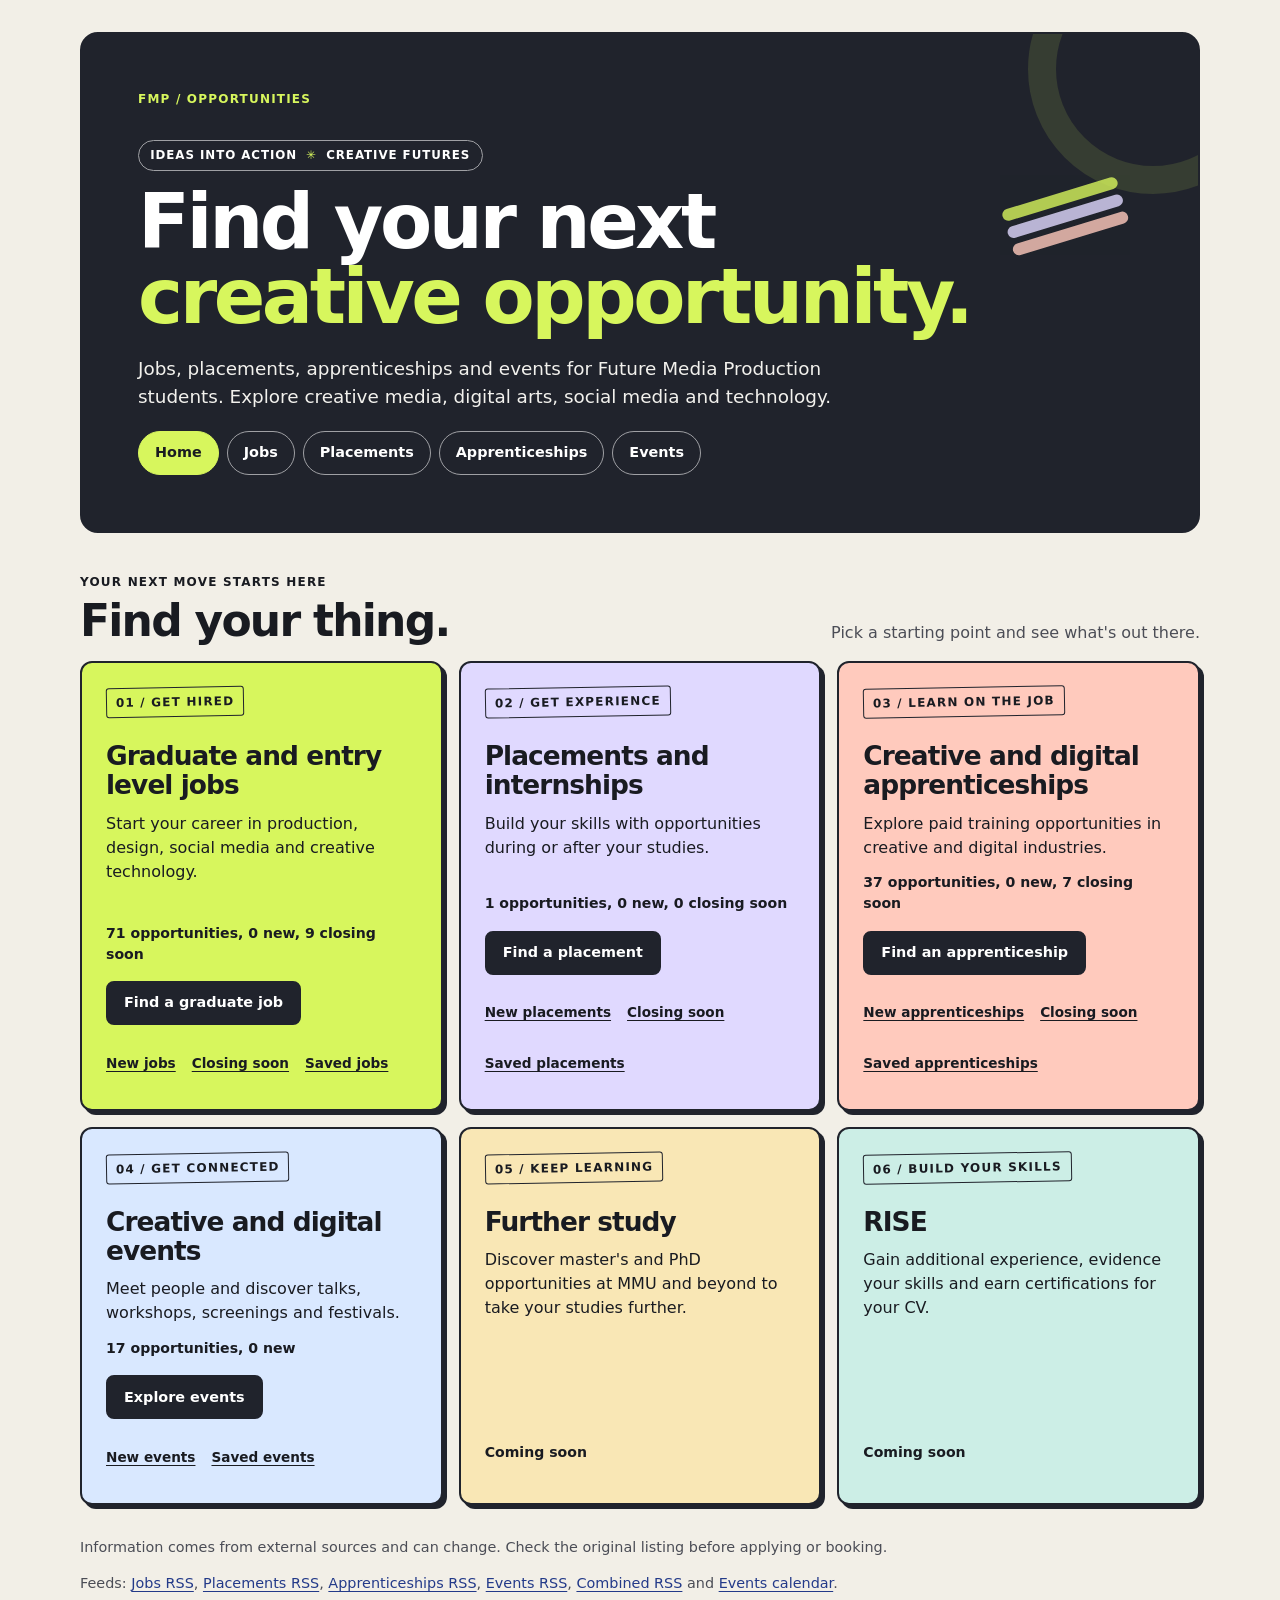
<file: docs/index.html>
<!DOCTYPE html>
<html lang="en-GB">
<head>
  <meta charset="utf-8">
  <meta name="viewport" content="width=device-width, initial-scale=1">
  <title>FMP Opportunities Hub</title>
  <link rel="stylesheet" href="styles.css">
</head>
<body>
  <a class="skip-link" href="#main-content">Skip to content</a>
  <div class="container">
    <header class="page-header hero">
      <p class="eyebrow">FMP / Opportunities</p>
      <p class="hero-label">Ideas into action <span aria-hidden="true">✳</span> Creative futures</p>
      <h1>Find your next <span class="hero-highlight">creative opportunity.</span></h1>
      <p class="hero-intro">Jobs, placements, apprenticeships and events for Future Media Production students. Explore creative media, digital arts, social media and technology.</p>
      <nav class="nav-links" aria-label="Opportunity feeds">
        <a href="index.html" aria-current="page">Home</a>
        <a href="jobs.html">Jobs</a>
        <a href="placements.html">Placements</a>
        <a href="apprenticeships.html">Apprenticeships</a>
        <a href="events.html">Events</a>
      </nav>
    </header>
    <main id="main-content">
      <div class="section-heading">
        <div>
          <p class="section-kicker">Your next move starts here</p>
          <h2>Find your thing.</h2>
        </div>
        <p>Pick a starting point and see what's out there.</p>
      </div>
      <ul class="home-grid">
        <li class="card home-card">
          <p class="card-label" aria-hidden="true">01 / Get hired</p>
          <h3 class="card-title">Graduate and entry level jobs</h3>
          <p>Start your career in production, design, social media and creative technology.</p>
          <p id="count-jobs" class="home-count" role="status">Loading opportunities</p>
          <a class="button button-primary" href="jobs.html">Find a graduate job</a>
          <div class="quick-links"><a href="jobs.html?view=new">New jobs</a><a href="jobs.html?view=closing">Closing soon</a><a href="jobs.html?view=saved">Saved jobs</a></div>
        </li>
        <li class="card home-card">
          <p class="card-label" aria-hidden="true">02 / Get experience</p>
          <h3 class="card-title">Placements and internships</h3>
          <p>Build your skills with opportunities during or after your studies.</p>
          <p id="count-placements" class="home-count" role="status">Loading opportunities</p>
          <a class="button button-primary" href="placements.html">Find a placement</a>
          <div class="quick-links"><a href="placements.html?view=new">New placements</a><a href="placements.html?view=closing">Closing soon</a><a href="placements.html?view=saved">Saved placements</a></div>
        </li>
        <li class="card home-card">
          <p class="card-label" aria-hidden="true">03 / Learn on the job</p>
          <h3 class="card-title">Creative and digital apprenticeships</h3>
          <p>Explore paid training opportunities in creative and digital industries.</p>
          <p id="count-apprenticeships" class="home-count" role="status">Loading opportunities</p>
          <a class="button button-primary" href="apprenticeships.html">Find an apprenticeship</a>
          <div class="quick-links"><a href="apprenticeships.html?view=new">New apprenticeships</a><a href="apprenticeships.html?view=closing">Closing soon</a><a href="apprenticeships.html?view=saved">Saved apprenticeships</a></div>
        </li>
        <li class="card home-card">
          <p class="card-label" aria-hidden="true">04 / Get connected</p>
          <h3 class="card-title">Creative and digital events</h3>
          <p>Meet people and discover talks, workshops, screenings and festivals.</p>
          <p id="count-events" class="home-count" role="status">Loading opportunities</p>
          <a class="button button-primary" href="events.html">Explore events</a>
          <div class="quick-links"><a href="events.html?view=new">New events</a><a href="events.html?view=saved">Saved events</a></div>
        </li>
        <li class="card home-card">
          <p class="card-label" aria-hidden="true">05 / Keep learning</p>
          <h3 class="card-title">Further study</h3>
          <p>Discover master's and PhD opportunities at MMU and beyond to take your studies further.</p>
          <p class="home-count">Coming soon</p>
        </li>
        <li class="card home-card">
          <p class="card-label" aria-hidden="true">06 / Build your skills</p>
          <h3 class="card-title">RISE</h3>
          <p>Gain additional experience, evidence your skills and earn certifications for your CV.</p>
          <p class="home-count">Coming soon</p>
        </li>
      </ul>
      <p class="notice">Information comes from external sources and can change. Check the original listing before applying or booking.</p>
      <p class="status-bar">Feeds: <a href="jobs.xml">Jobs RSS</a>, <a href="placements.xml">Placements RSS</a>, <a href="apprenticeships.xml">Apprenticeships RSS</a>, <a href="events.xml">Events RSS</a>, <a href="all.xml">Combined RSS</a> and <a href="events.ics">Events calendar</a>.</p>
    </main>
  </div>
  <script src="listing-utils.js"></script>
  <script src="home.js"></script>
</body>
</html>
</file>
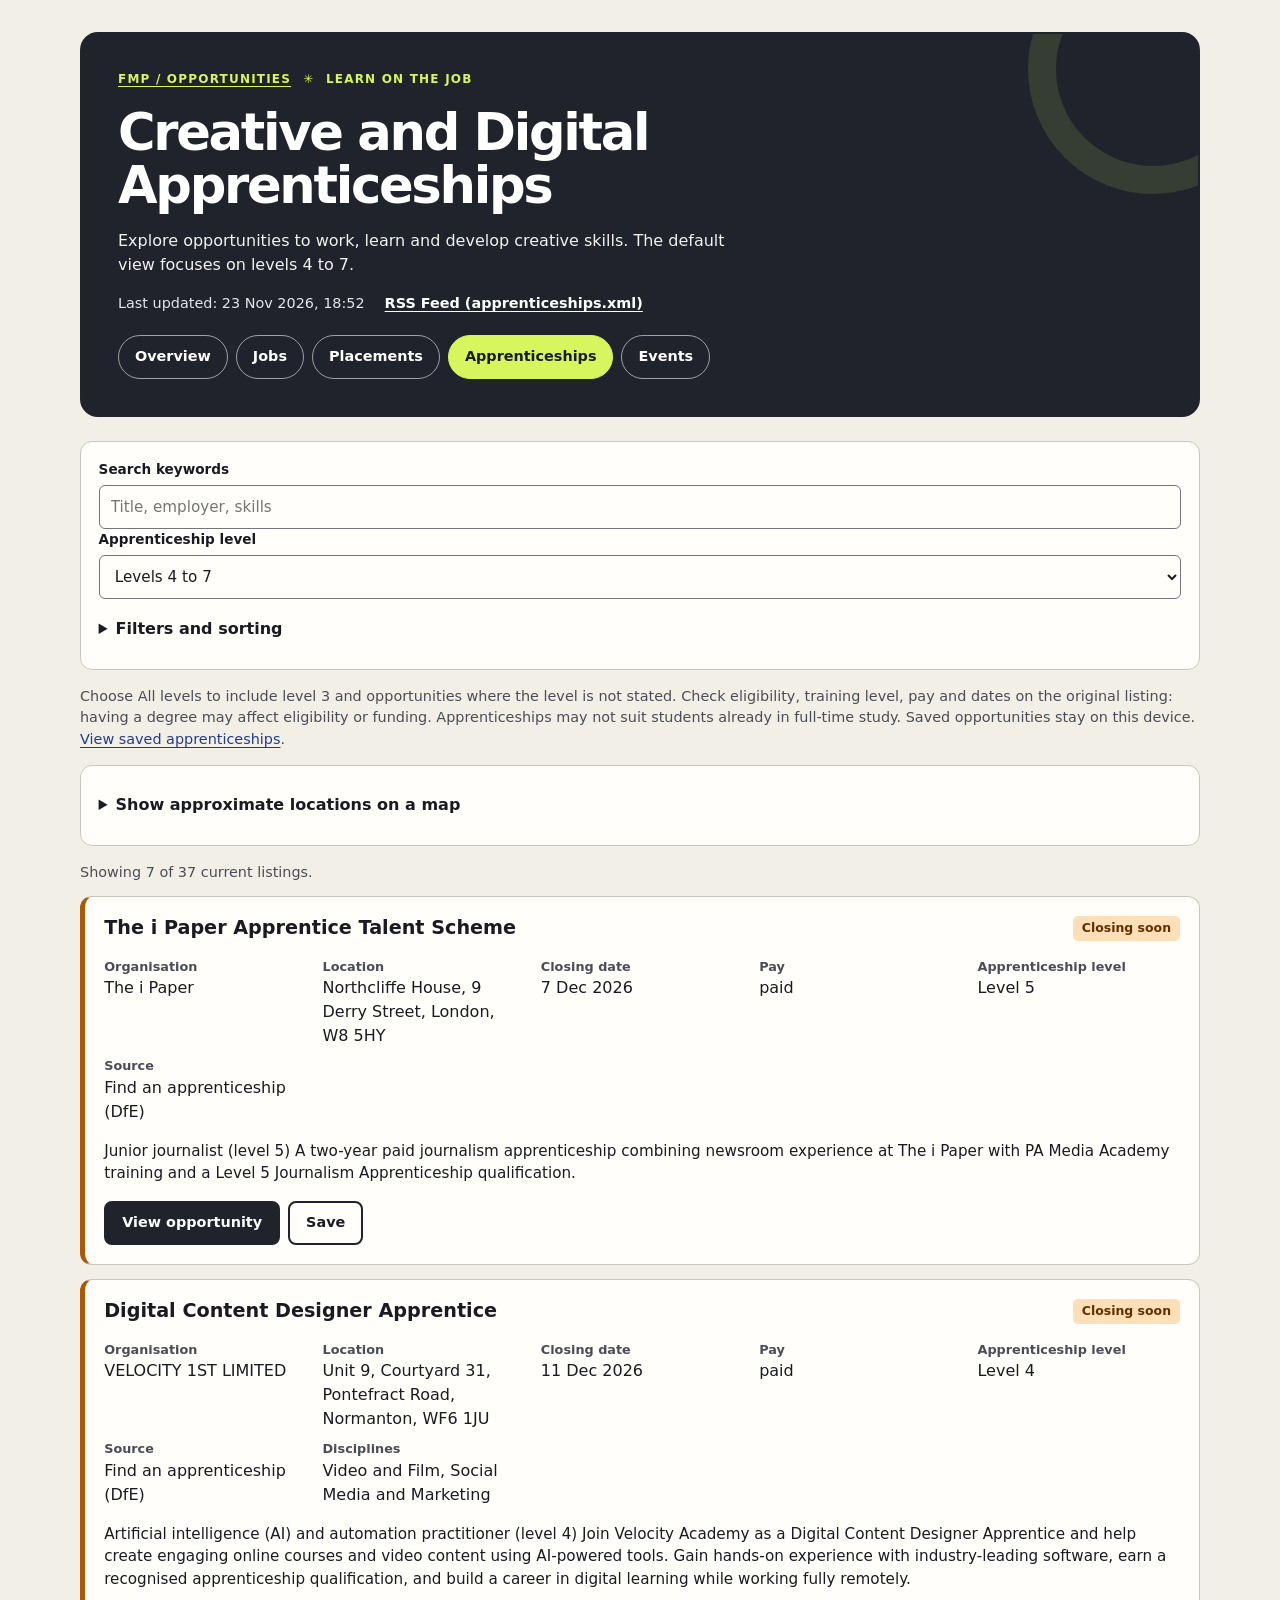
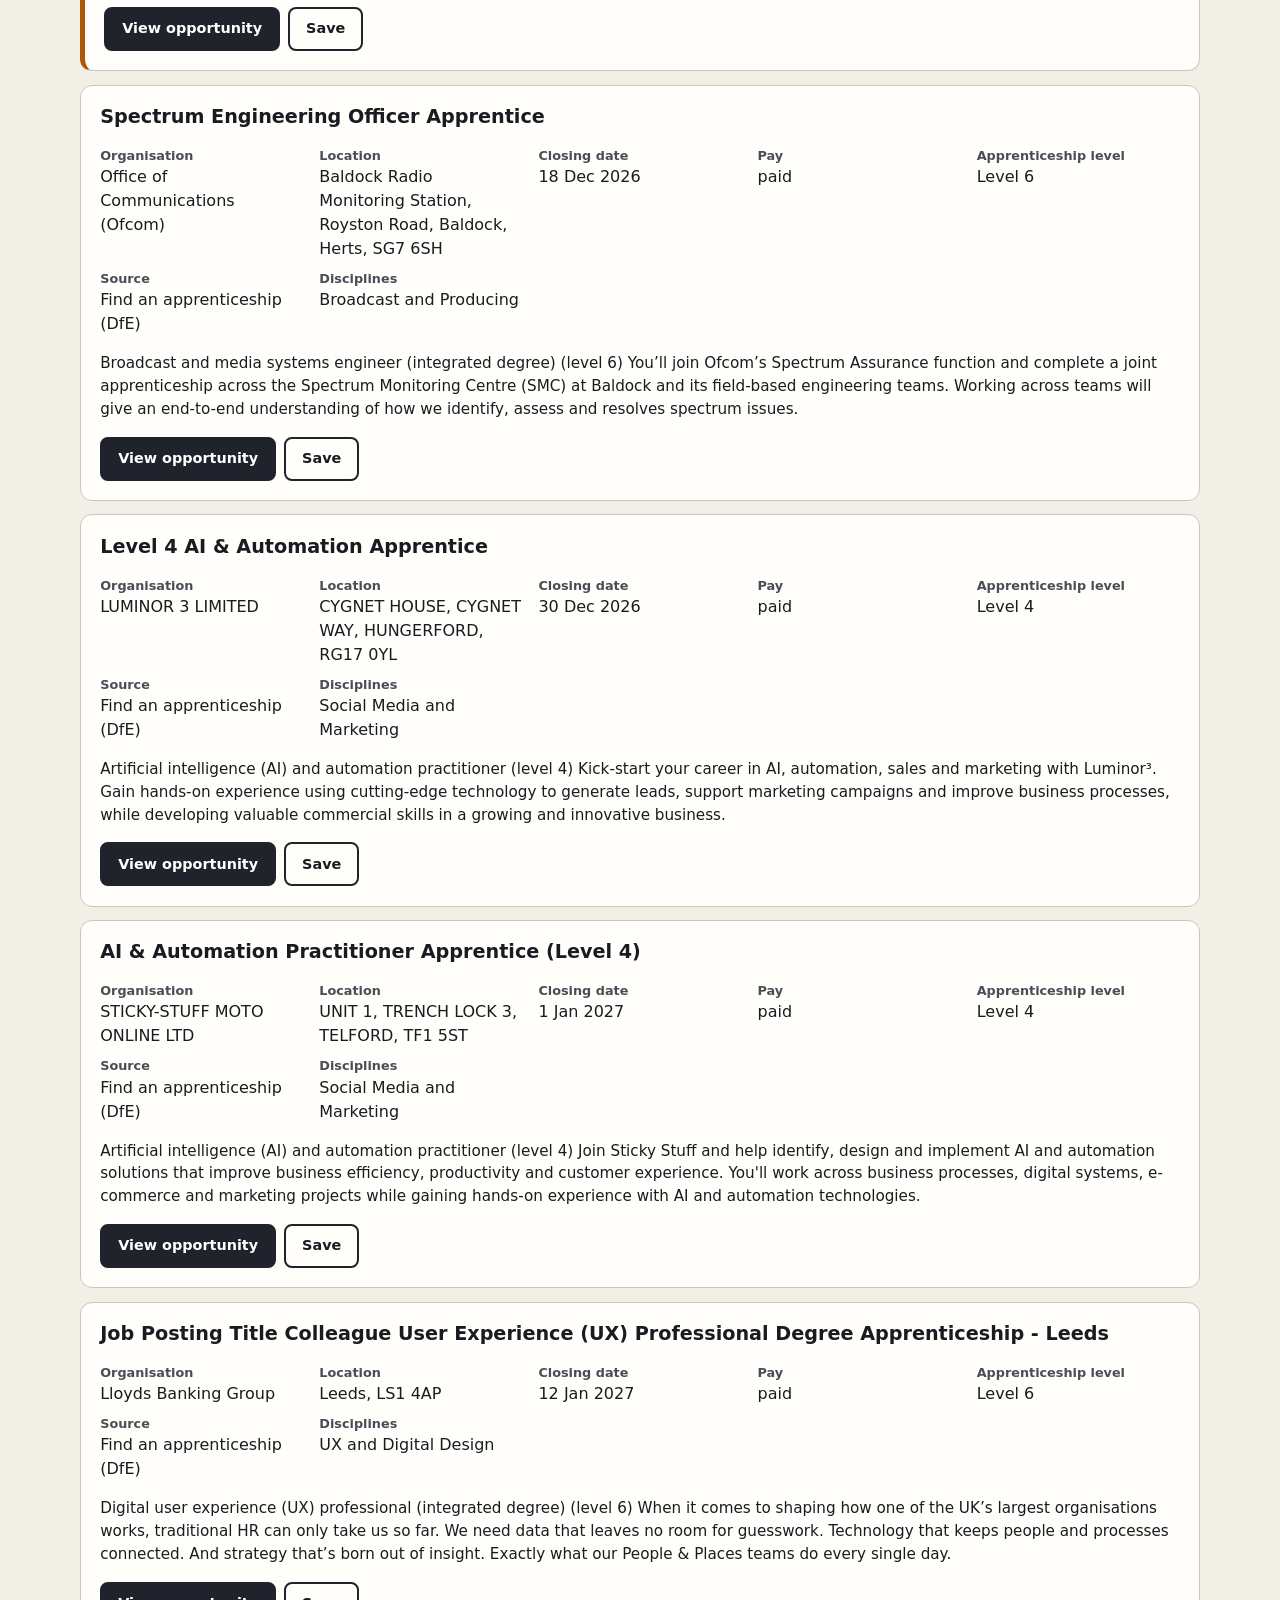
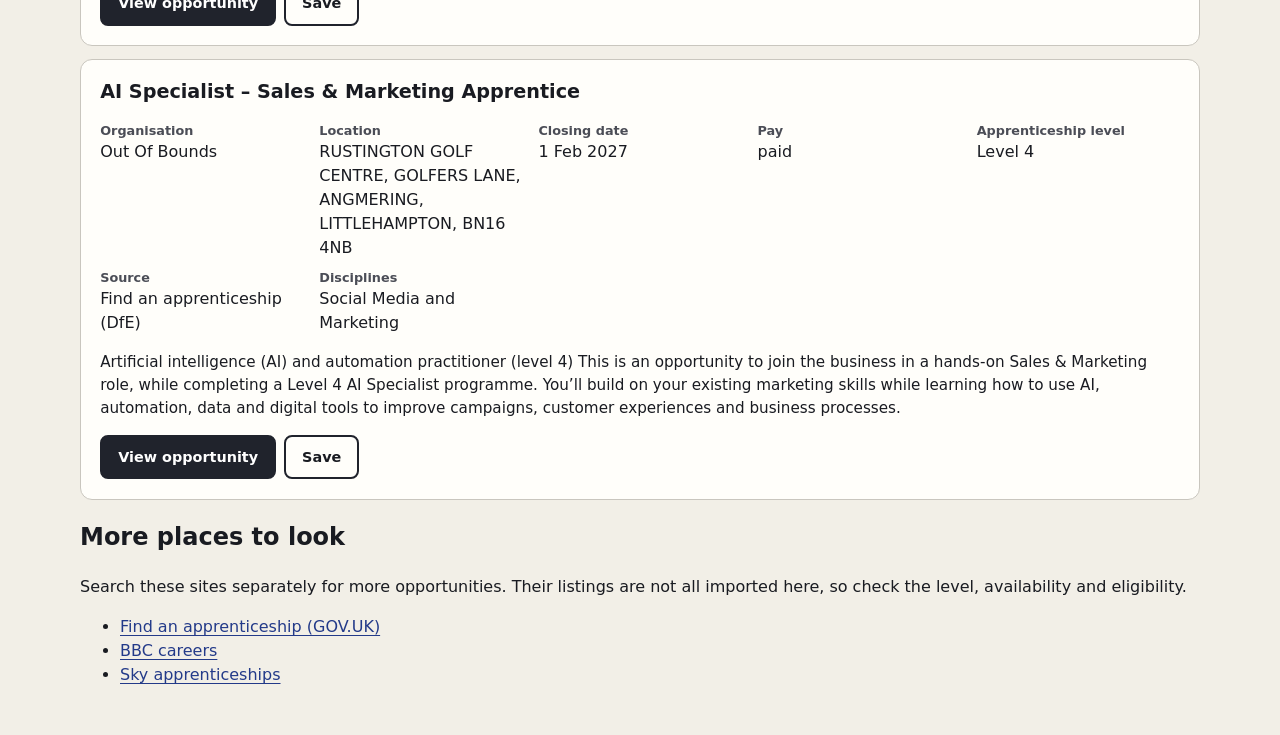
<file: docs/apprenticeships.html>
<!DOCTYPE html>
<html lang="en-GB">
<head>
  <meta charset="utf-8">
  <meta name="viewport" content="width=device-width, initial-scale=1">
  <title>FMP Creative and Digital Apprenticeships</title>
  <link rel="stylesheet" href="styles.css">
</head>
<body>
  <a class="skip-link" href="#main-content">Skip to content</a>
  <div class="container" data-tool="apprenticeships" data-json="apprenticeships.json">
    <header class="page-header">
      <p class="page-kicker"><a href="index.html">FMP / Opportunities</a> <span aria-hidden="true">✳</span> Learn on the job</p>
      <h1>Creative and Digital Apprenticeships</h1>
      <p>Explore opportunities to work, learn and develop creative skills. The default view focuses on levels 4 to 7.</p>
      <div class="meta-row">
        <span id="last-updated">Last updated: loading</span>
        <a href="apprenticeships.xml">RSS Feed (apprenticeships.xml)</a>
      </div>
      <nav class="nav-links" aria-label="Opportunity feeds">
        <a href="index.html">Overview</a>
        <a href="jobs.html">Jobs</a>
        <a href="placements.html">Placements</a>
        <a href="apprenticeships.html" aria-current="page">Apprenticeships</a>
        <a href="events.html">Events</a>
      </nav>
    </header>
    <main id="main-content">
      <section class="controls" aria-label="Filter apprenticeships">
        <div class="control-group">
          <label for="filter-search">Search keywords</label>
          <input id="filter-search" type="search" placeholder="Title, employer, skills">
        </div>
        <div class="control-group">
          <label for="filter-level">Apprenticeship level</label>
          <select id="filter-level">
            <option value="higher">Levels 4 to 7</option>
            <option value="all">All levels</option>
            <option value="3">Level 3</option>
            <option value="4">Level 4</option>
            <option value="5">Level 5</option>
            <option value="6">Level 6</option>
            <option value="7">Level 7</option>
            <option value="unknown">Level not stated</option>
          </select>
        </div>
        <details id="more-filters" class="more-filters">
          <summary>Filters and sorting</summary>
          <div class="filter-grid">
            <div class="control-group">
              <label for="filter-discipline">Discipline</label>
              <select id="filter-discipline"><option value="">All disciplines</option></select>
            </div>
            <div class="control-group">
              <label for="filter-location">Location</label>
              <select id="filter-location"><option value="">All locations</option></select>
            </div>
            <div class="control-group">
              <label for="filter-paid">Pay status</label>
              <select id="filter-paid">
                <option value="">All</option><option value="paid">Paid</option>
                <option value="unpaid">Unpaid</option><option value="not stated">Not stated</option>
              </select>
            </div>
            <div class="checkbox-group"><input id="filter-northwest" type="checkbox"><label for="filter-northwest">Manchester and North West</label></div>
            <div class="checkbox-group"><input id="filter-remote" type="checkbox"><label for="filter-remote">Remote only</label></div>
            <div class="checkbox-group"><input id="filter-new" type="checkbox"><label for="filter-new">New this week</label></div>
            <div class="checkbox-group"><input id="filter-closing" type="checkbox"><label for="filter-closing">Closing soon</label></div>
            <div class="checkbox-group"><input id="filter-saved" type="checkbox"><label for="filter-saved">Saved only</label></div>
            <div class="control-group">
              <label for="sort-order">Sort by</label>
              <select id="sort-order"><option value="recommended">Recommended</option><option value="newest">Newest</option><option value="closing">Closing date</option></select>
            </div>
            <button id="reset-filters" type="button" class="button button-secondary">Clear filters</button>
          </div>
        </details>
      </section>
      <p class="notice">Choose All levels to include level 3 and opportunities where the level is not stated. Check eligibility, training level, pay and dates on the original listing: having a degree may affect eligibility or funding. Apprenticeships may not suit students already in full-time study. Saved opportunities stay on this device. <a href="apprenticeships.html?view=saved">View saved apprenticeships</a>.</p>
      <p id="save-status" role="status" class="status-bar"></p>
      <details id="map-details" class="map-section">
        <summary>Show approximate locations on a map</summary>
        <p>Markers show approximate town, city or neighbourhood centres, not exact addresses. Use the mouse wheel or pinch to zoom. Opening the map loads services from Leaflet and OpenStreetMap.</p>
        <p id="map-status" role="status">Open the map to load it.</p>
        <div id="map" class="map" aria-label="Approximate locations of apprenticeships"></div>
      </details>
      <p id="status-bar" class="status-bar" aria-live="polite">Loading apprenticeships...</p>
      <ul id="listings" class="listings"></ul>
      <section aria-labelledby="more-sources">
        <h2 id="more-sources">More places to look</h2>
        <p>Search these sites separately for more opportunities. Their listings are not all imported here, so check the level, availability and eligibility.</p>
        <ul>
          <li><a href="https://www.findapprenticeship.service.gov.uk/apprenticeshipsearch">Find an apprenticeship (GOV.UK)</a></li>
          <li><a href="https://careers.bbc.co.uk/search/">BBC careers</a></li>
          <li><a href="https://careers.sky.com/earlycareers/apprenticeships">Sky apprenticeships</a></li>
        </ul>
      </section>
    </main>
  </div>
  <script src="map.js"></script>
  <script src="listing-utils.js"></script>
  <script src="app.js"></script>
</body>
</html>
</file>
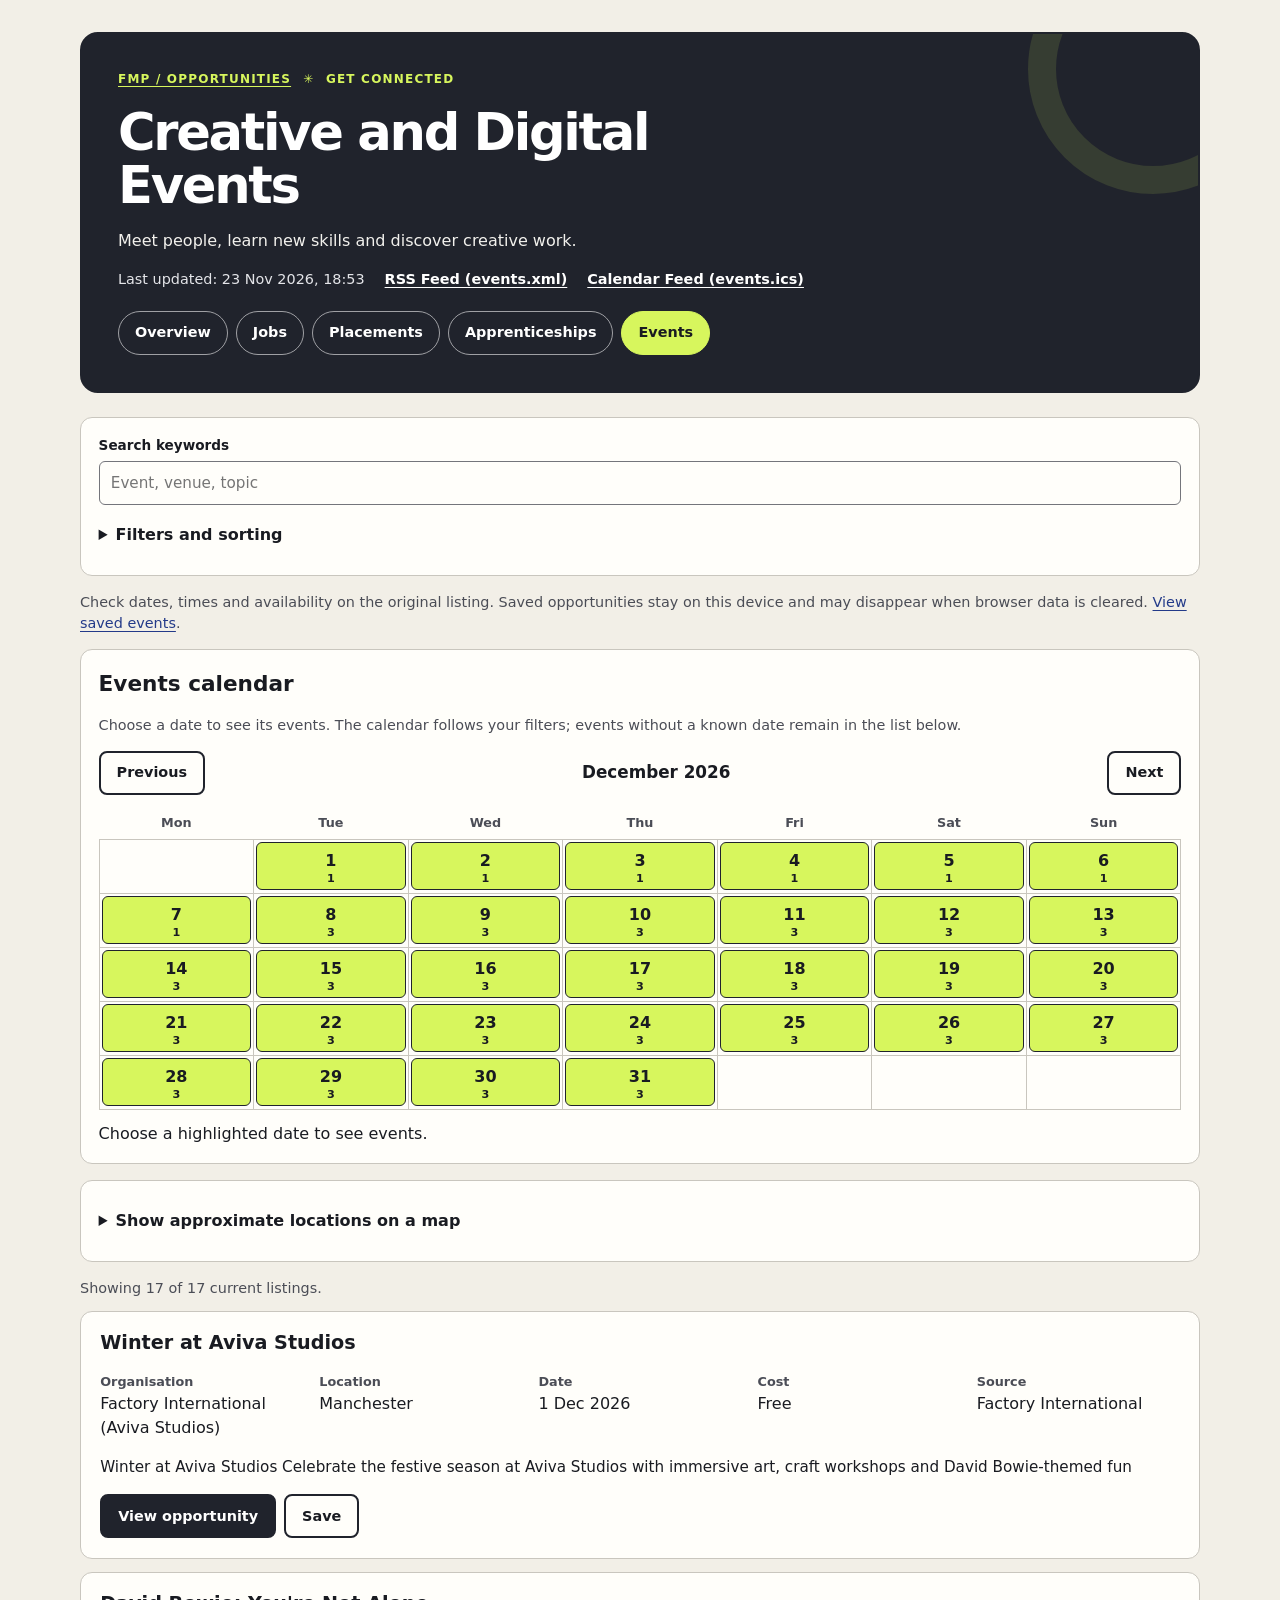
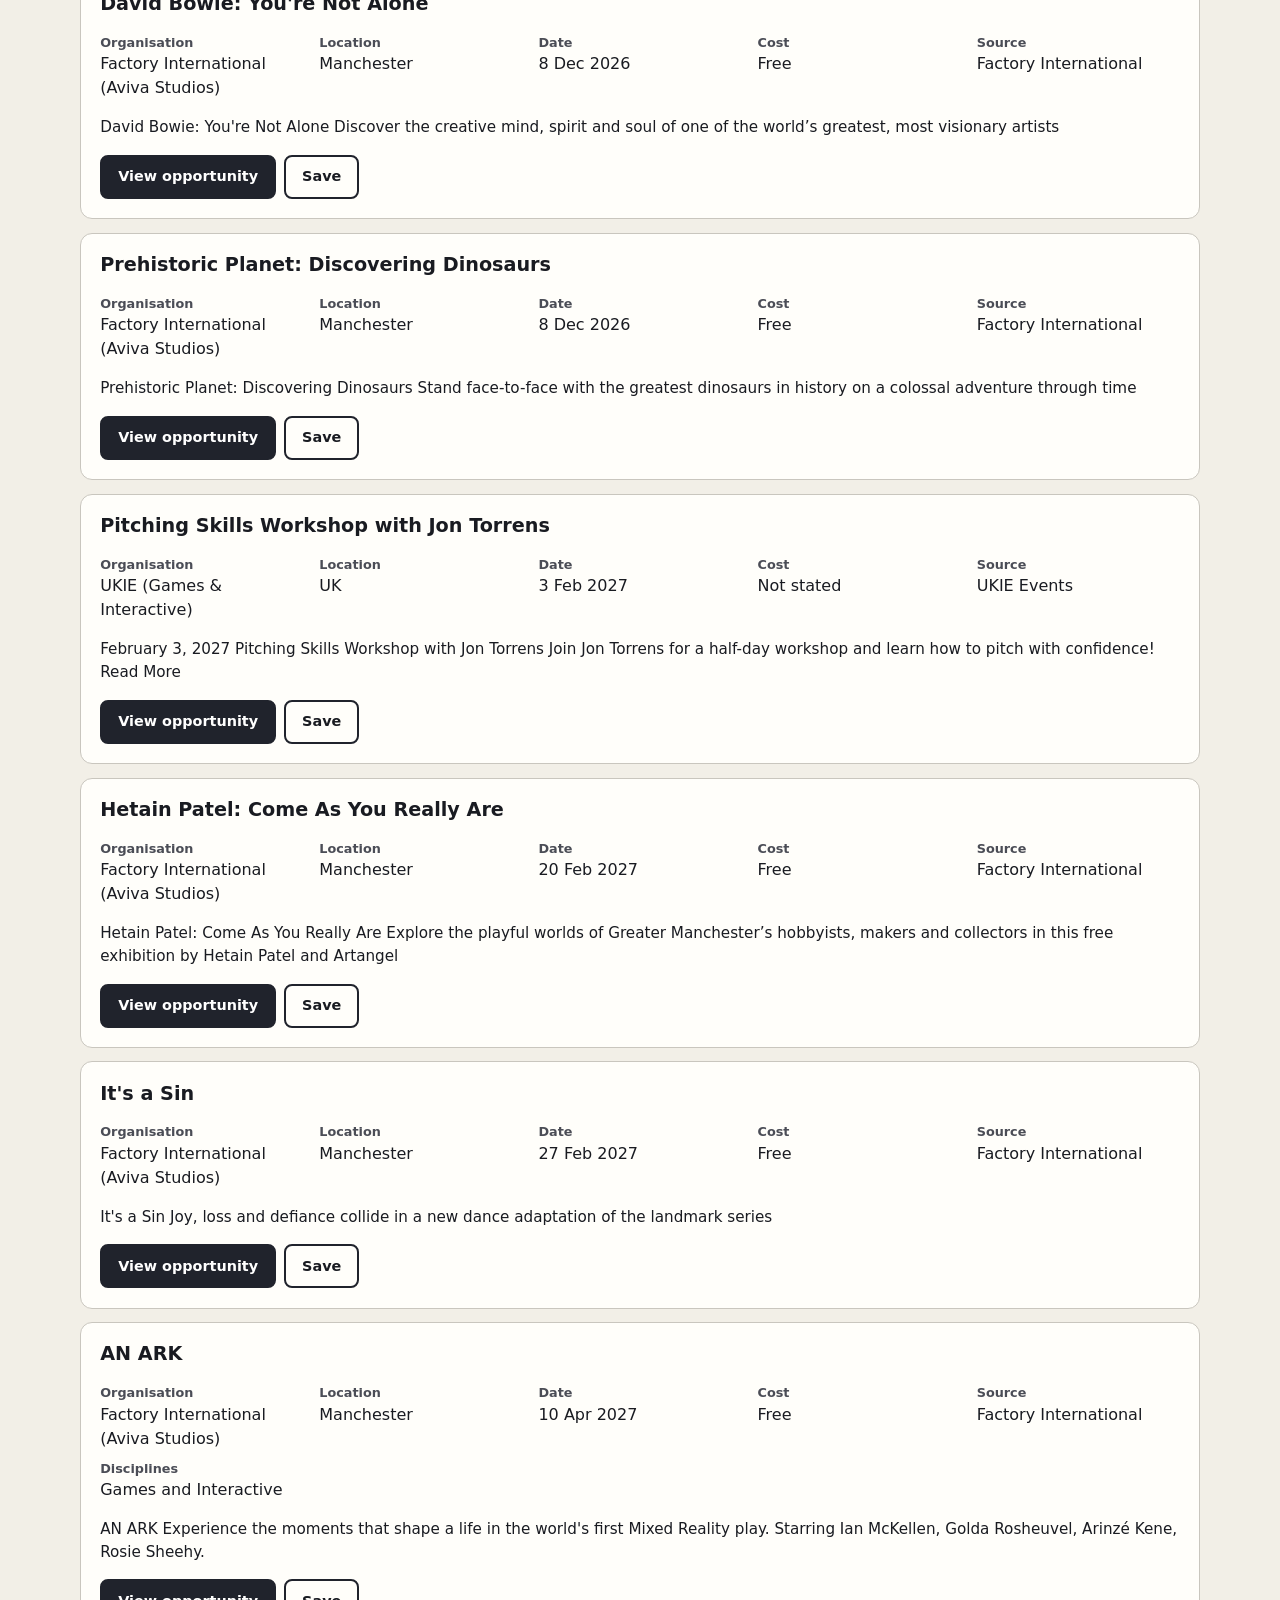
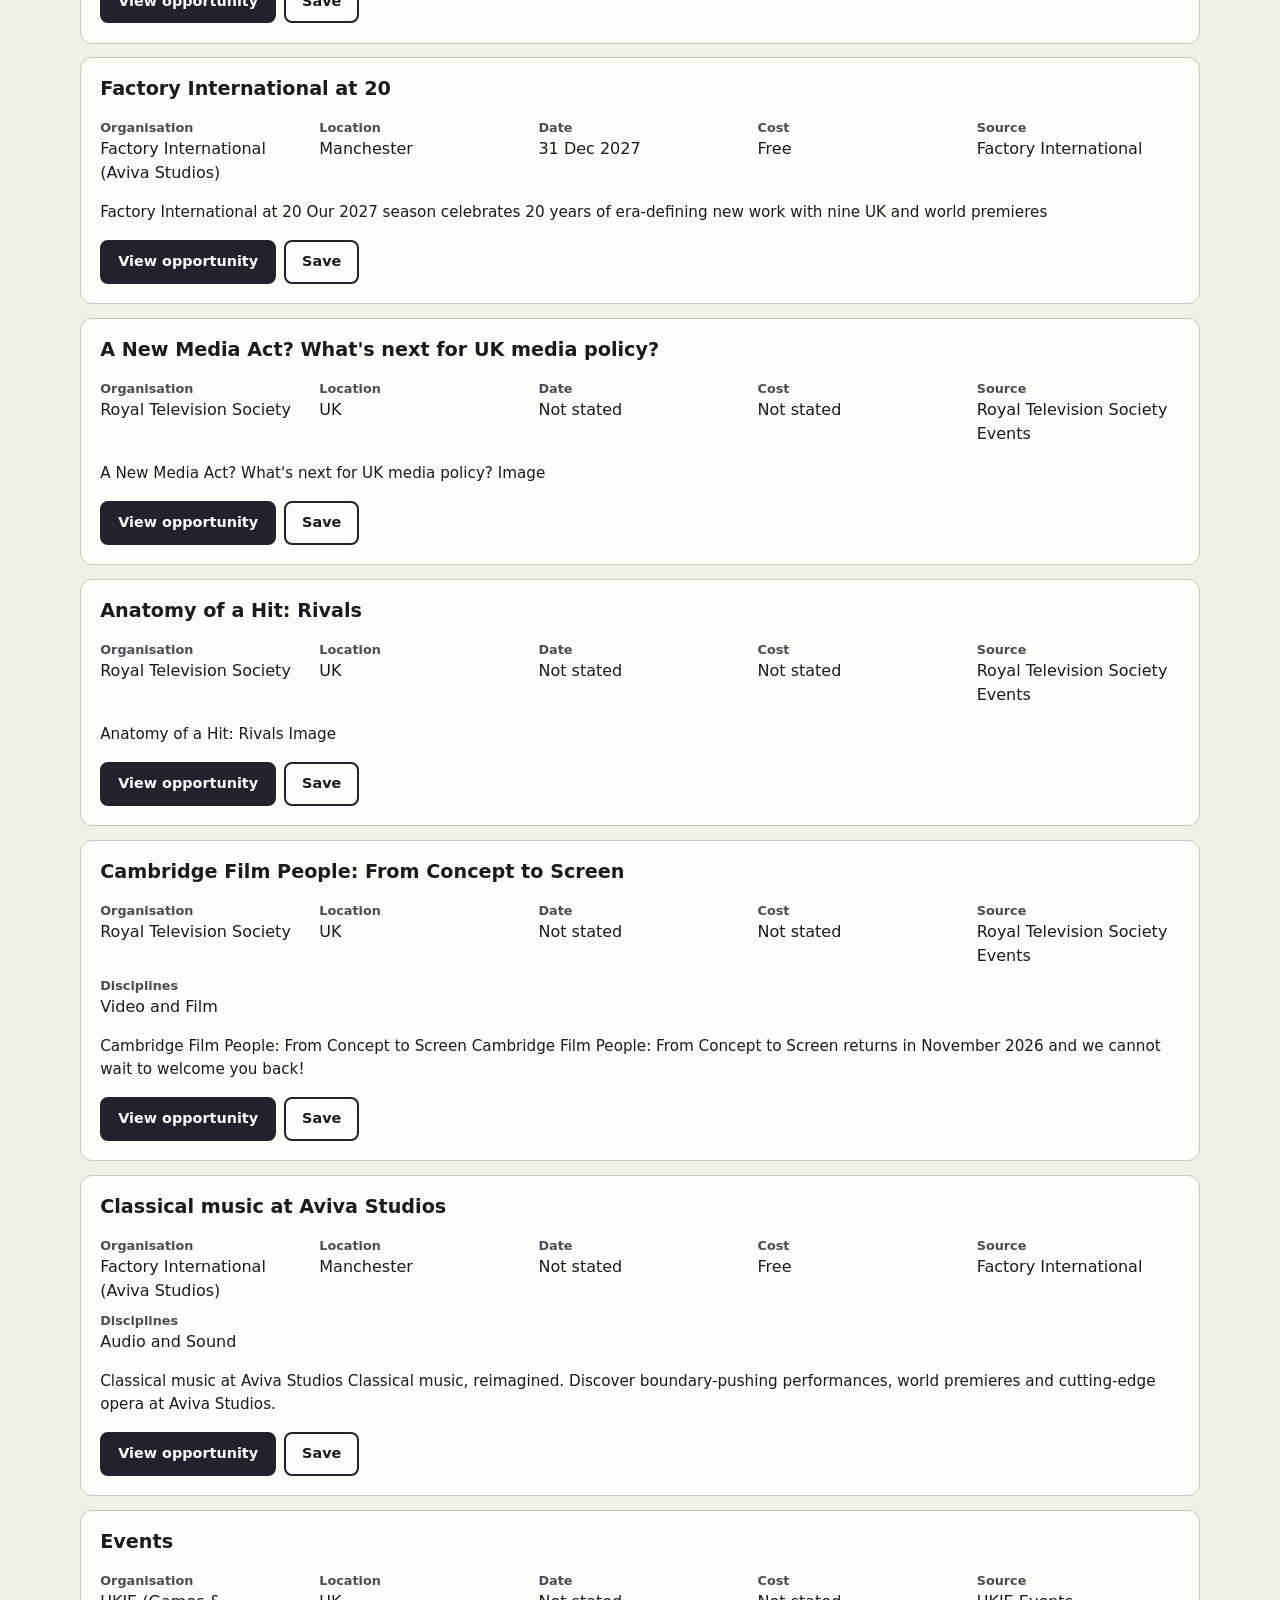
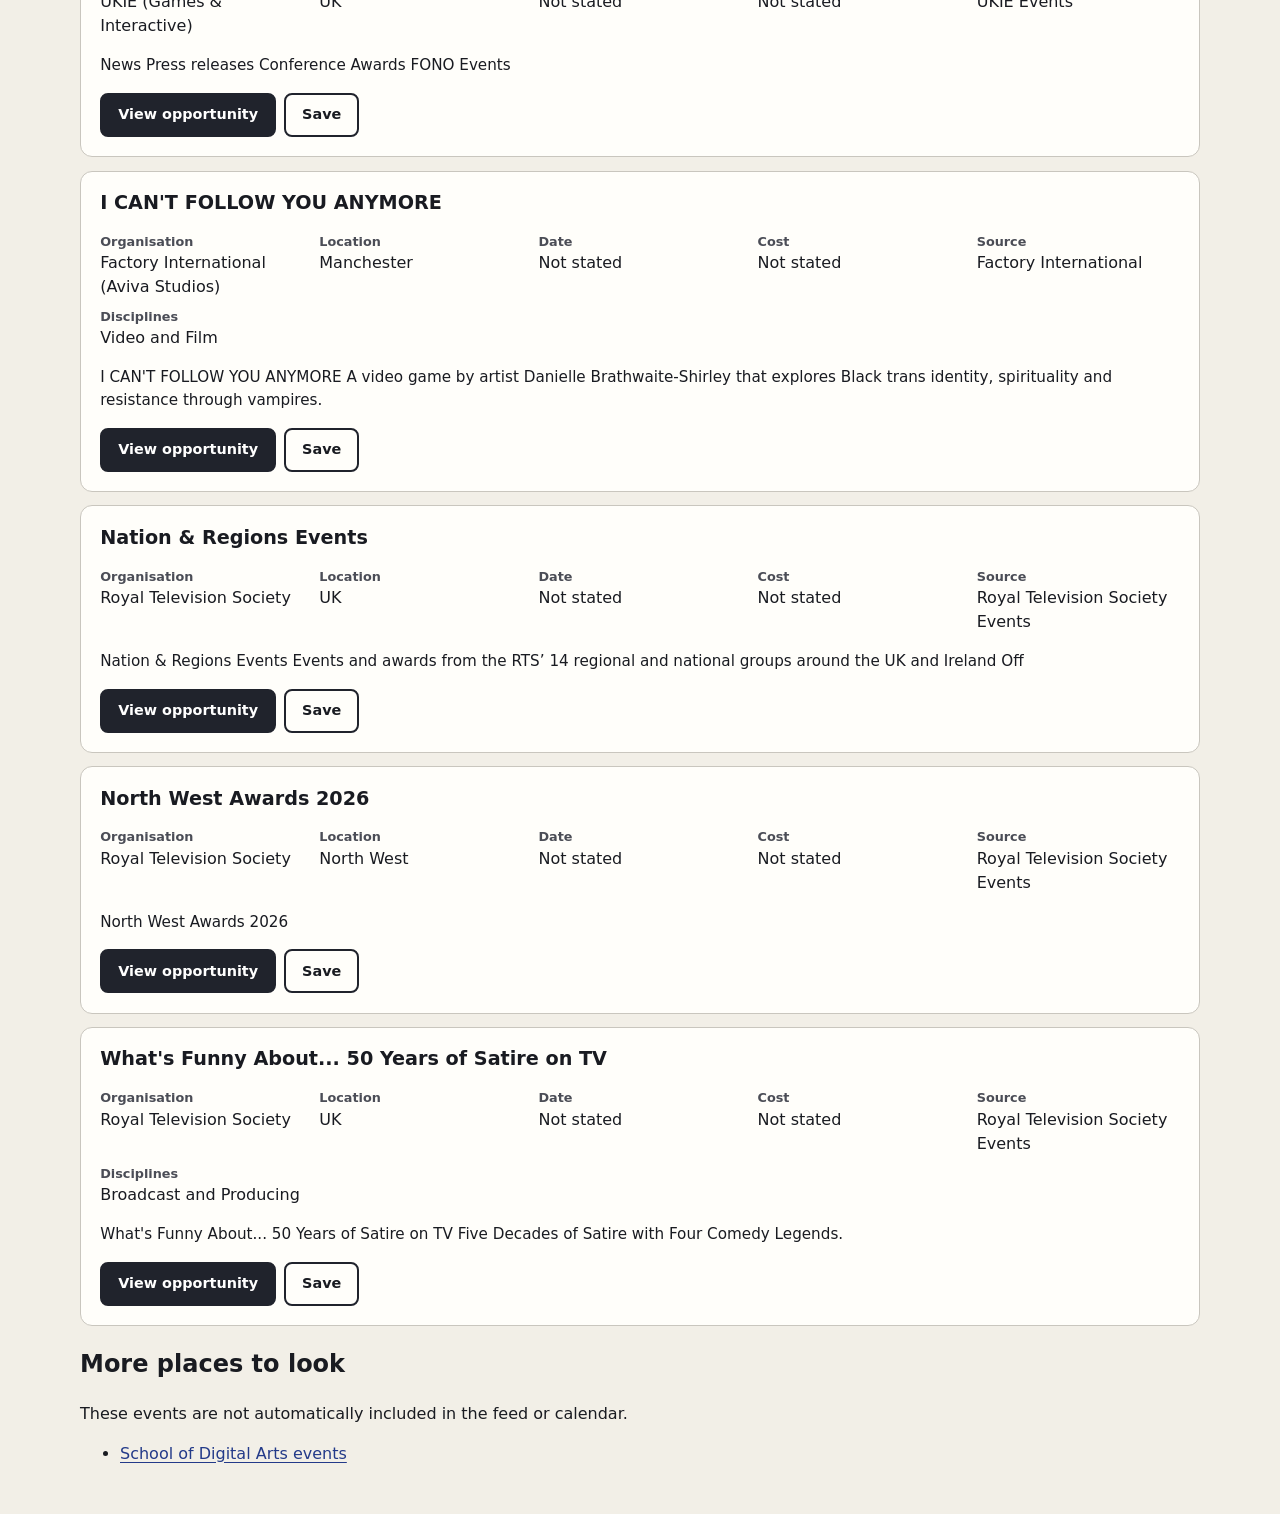
<file: docs/events.html>
<!DOCTYPE html>
<html lang="en-GB">
<head>
  <meta charset="utf-8">
  <meta name="viewport" content="width=device-width, initial-scale=1">
  <title>FMP Creative and Digital Events</title>
  <link rel="stylesheet" href="styles.css">
</head>
<body>
  <a class="skip-link" href="#main-content">Skip to content</a>
  <div class="container" data-tool="events" data-json="events.json">
    <header class="page-header">
      <p class="page-kicker"><a href="index.html">FMP / Opportunities</a> <span aria-hidden="true">✳</span> Get connected</p>
      <h1>Creative and Digital Events</h1>
      <p>Meet people, learn new skills and discover creative work.</p>
      <div class="meta-row">
        <span id="last-updated">Last updated: loading</span>
        <a href="events.xml">RSS Feed (events.xml)</a>
        <a href="events.ics">Calendar Feed (events.ics)</a>
      </div>
      <nav class="nav-links" aria-label="Opportunity feeds">
        <a href="index.html">Overview</a>
        <a href="jobs.html">Jobs</a>
        <a href="placements.html">Placements</a>
        <a href="apprenticeships.html">Apprenticeships</a>
        <a href="events.html" aria-current="page">Events</a>
      </nav>
    </header>

    <main id="main-content">
      <section class="controls" aria-label="Filter events">
        <div class="control-group">
          <label for="filter-search">Search keywords</label>
          <input id="filter-search" type="search" placeholder="Event, venue, topic">
        </div>
        <details id="more-filters" class="more-filters">
          <summary>Filters and sorting</summary>
          <div class="filter-grid">
        <div class="control-group">
          <label for="filter-discipline">Discipline</label>
          <select id="filter-discipline">
            <option value="">All disciplines</option>
          </select>
        </div>
        <div class="control-group">
          <label for="filter-date-range">Date range</label>
          <select id="filter-date-range">
            <option value="all">All upcoming</option>
            <option value="7">Next 7 days</option>
            <option value="30">Next 30 days</option>
          </select>
        </div>
        <div class="control-group">
          <label for="filter-location">Location</label>
          <select id="filter-location">
            <option value="">All locations</option>
          </select>
        </div>
        <div class="checkbox-group">
          <input id="filter-northwest" type="checkbox">
          <label for="filter-northwest">Manchester and North West</label>
        </div>
        <div class="checkbox-group">
          <input id="filter-remote" type="checkbox">
          <label for="filter-remote">Online only</label>
        </div>
        <div class="checkbox-group">
          <input id="filter-new" type="checkbox">
          <label for="filter-new">New this week</label>
        </div>
        <div class="checkbox-group">
          <input id="filter-saved" type="checkbox">
          <label for="filter-saved">Saved only</label>
        </div>
        <div class="control-group">
          <label for="sort-order">Sort by</label>
          <select id="sort-order">
            <option value="recommended">Recommended</option>
            <option value="newest">Newest</option>
            <option value="event">Event date</option>
          </select>
        </div>
        <button id="reset-filters" type="button" class="button button-secondary">Clear filters</button>
          </div>
        </details>
      </section>

      <p class="notice">Check dates, times and availability on the original listing. Saved opportunities stay on this device and may disappear when browser data is cleared. <a href="events.html?view=saved">View saved events</a>.</p>
      <p id="save-status" role="status" class="status-bar"></p>
      <section id="event-calendar" class="calendar-section" aria-labelledby="calendar-heading">
        <h2 id="calendar-heading">Events calendar</h2>
        <p>Choose a date to see its events. The calendar follows your filters; events without a known date remain in the list below.</p>
        <div class="calendar-navigation">
          <button id="calendar-previous" type="button" class="button button-secondary" aria-label="Previous month">Previous</button>
          <h3 id="calendar-month" aria-live="polite"></h3>
          <button id="calendar-next" type="button" class="button button-secondary" aria-label="Next month">Next</button>
        </div>
        <table class="calendar-table" aria-labelledby="calendar-heading calendar-month">
          <thead><tr>
            <th scope="col" abbr="Monday">Mon</th><th scope="col" abbr="Tuesday">Tue</th>
            <th scope="col" abbr="Wednesday">Wed</th><th scope="col" abbr="Thursday">Thu</th>
            <th scope="col" abbr="Friday">Fri</th><th scope="col" abbr="Saturday">Sat</th>
            <th scope="col" abbr="Sunday">Sun</th>
          </tr></thead>
          <tbody id="calendar-days"></tbody>
        </table>
        <div id="calendar-selection" aria-live="polite">Choose a highlighted date to see events.</div>
      </section>
      <details id="map-details" class="map-section">
        <summary>Show approximate locations on a map</summary>
        <p>Markers show approximate town, city or neighbourhood centres, not exact addresses. Use the mouse wheel or pinch to zoom. Opening the map loads services from Leaflet and OpenStreetMap.</p>
        <p id="map-status" role="status">Open the map to load it.</p>
        <div id="map" class="map" aria-label="Approximate locations of events"></div>
      </details>
      <p id="status-bar" class="status-bar" aria-live="polite">Loading events...</p>
      <ul id="listings" class="listings"></ul>
      <section aria-labelledby="more-event-sources">
        <h2 id="more-event-sources">More places to look</h2>
        <p>These events are not automatically included in the feed or calendar.</p>
        <ul><li><a href="https://www.mmu.ac.uk/about-us/faculties/arts-humanities/schools/school-of-digital-arts/events">School of Digital Arts events</a></li></ul>
      </section>
    </main>
  </div>
  <script src="map.js"></script>
  <script src="listing-utils.js"></script>
  <script src="calendar.js"></script>
  <script src="app.js"></script>
</body>
</html>
</file>
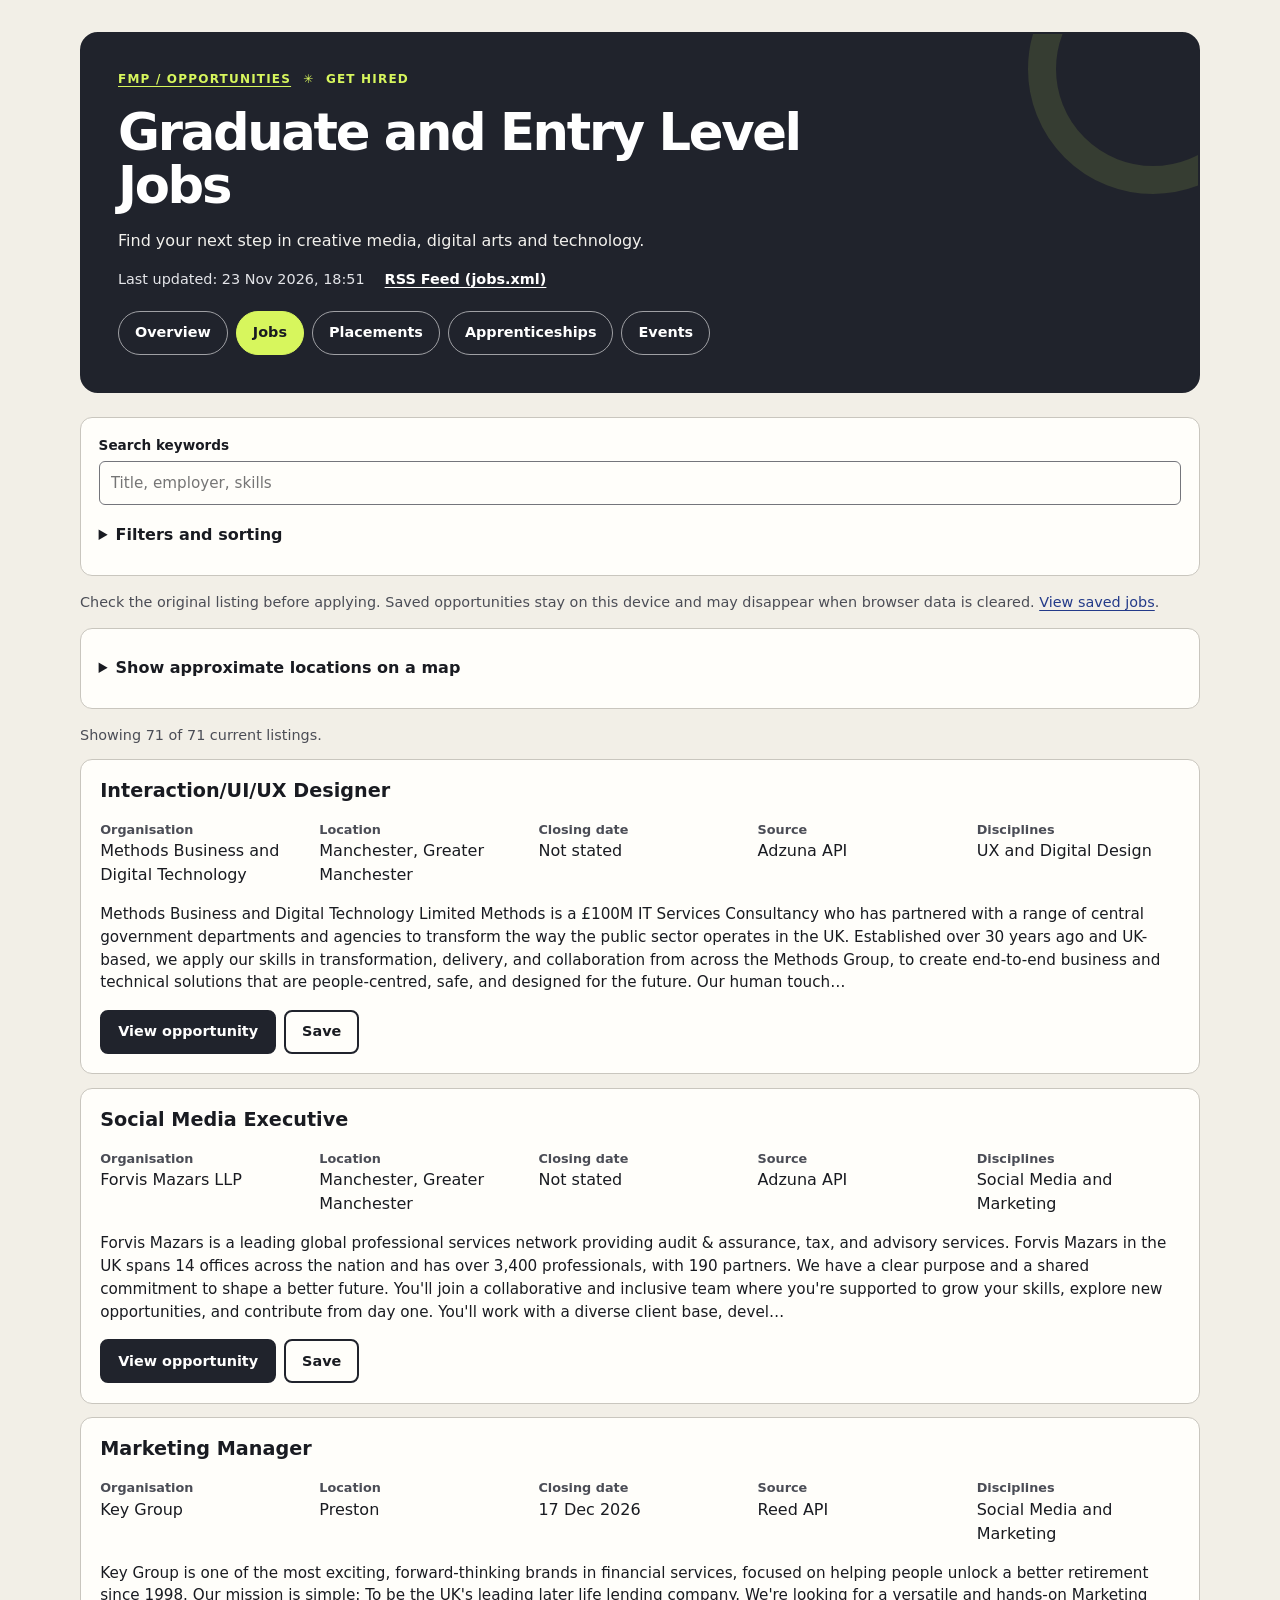
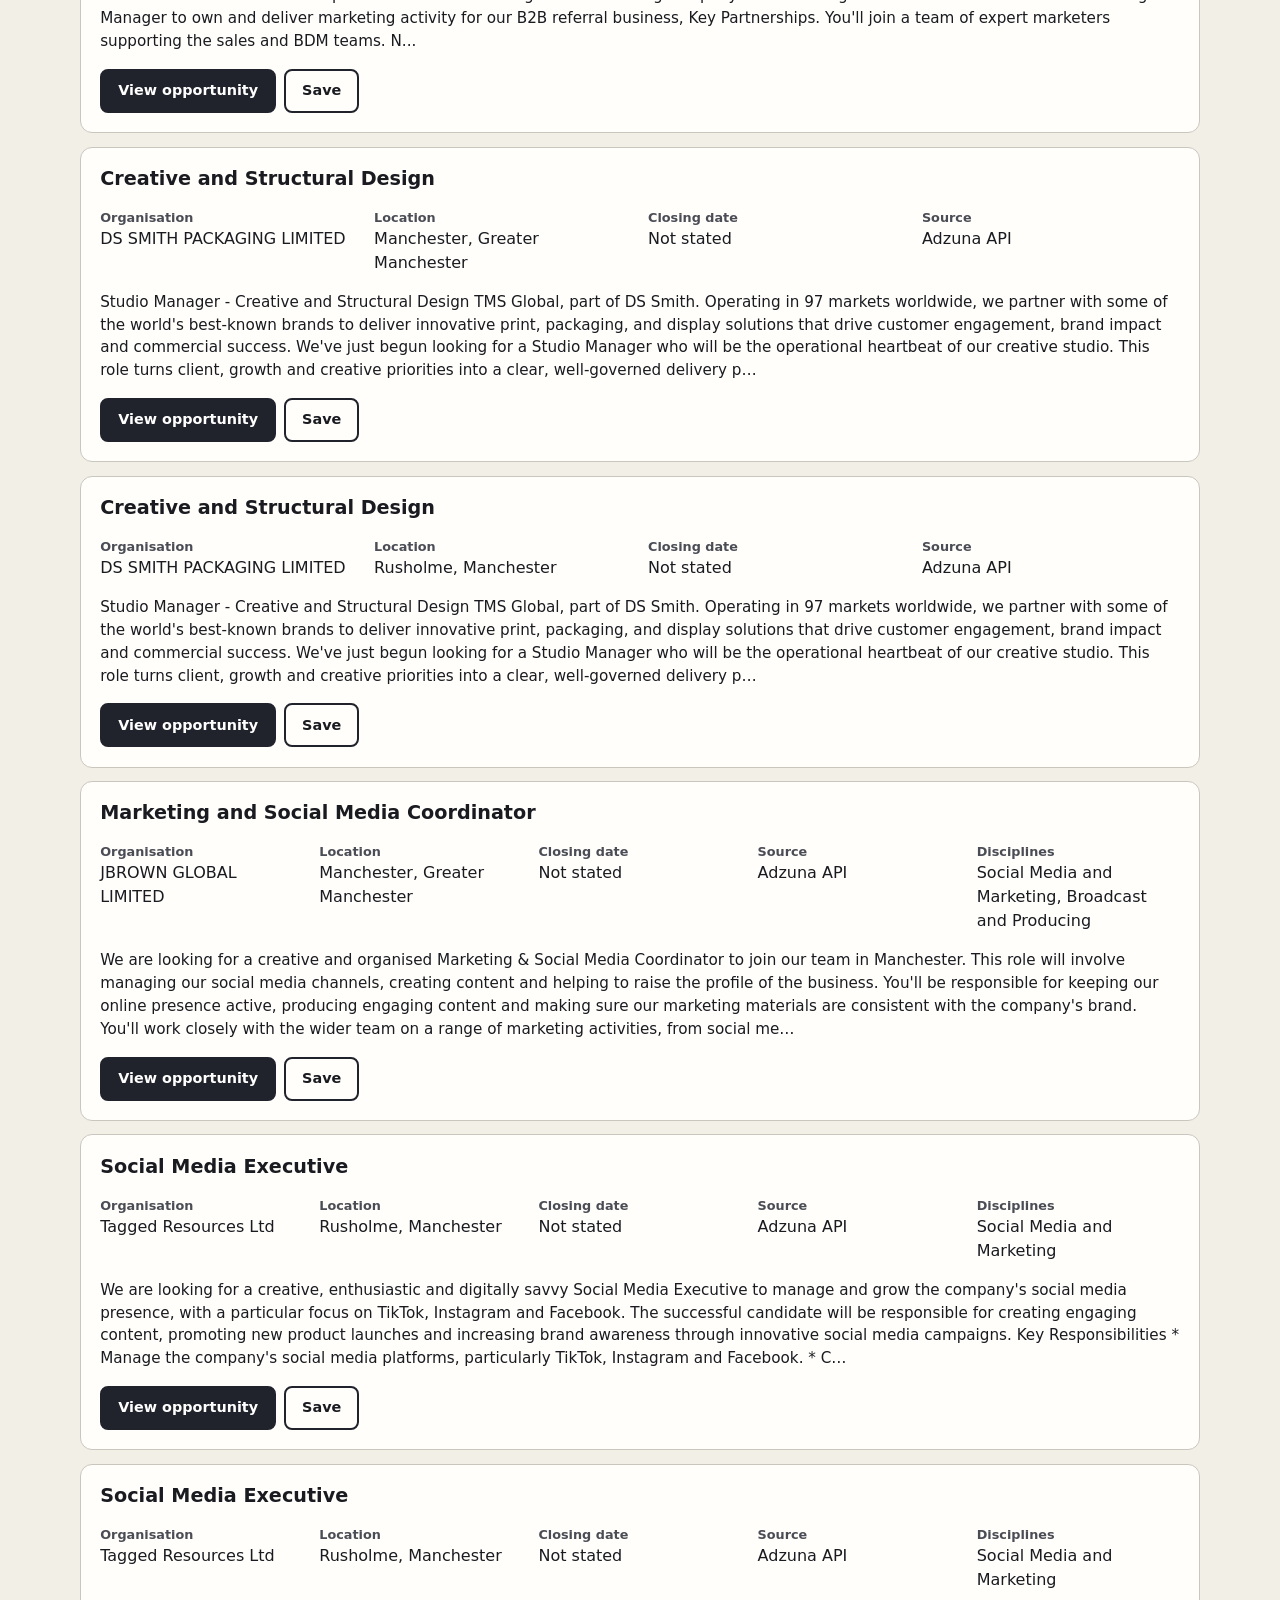
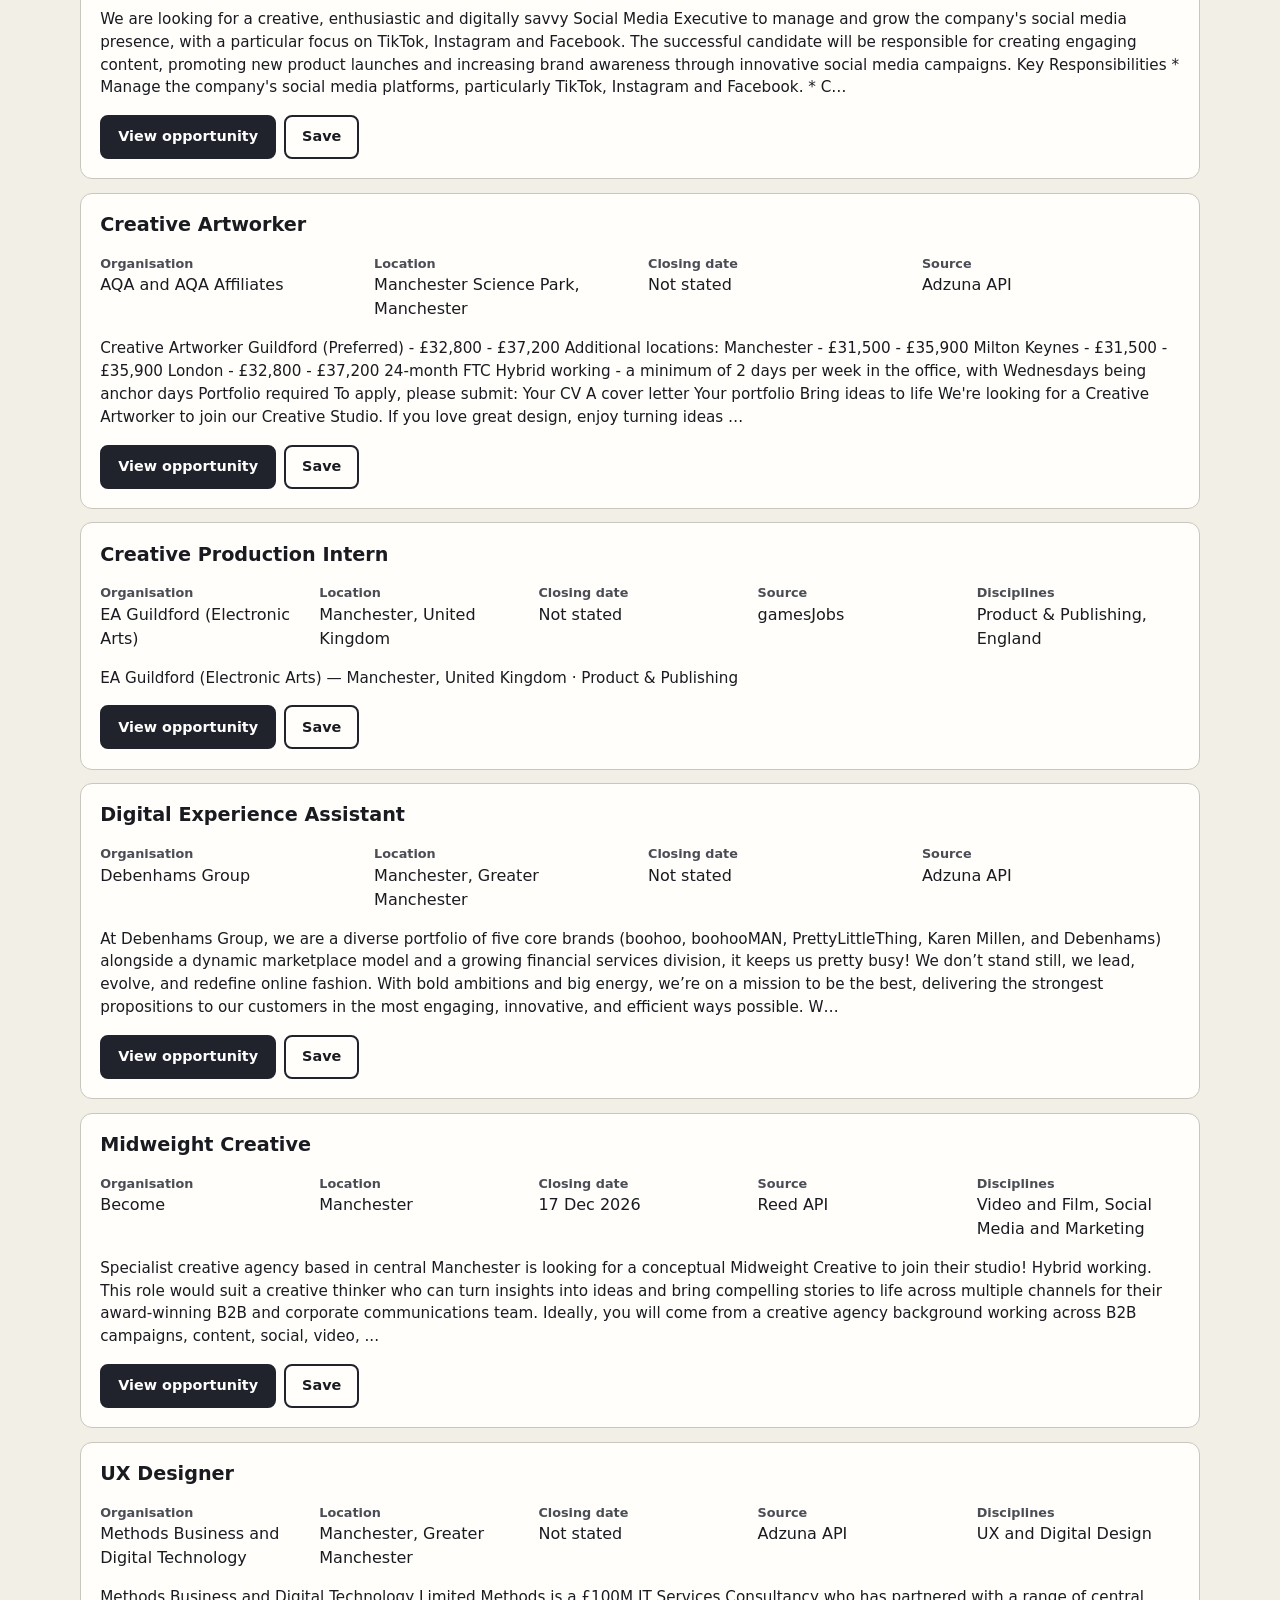
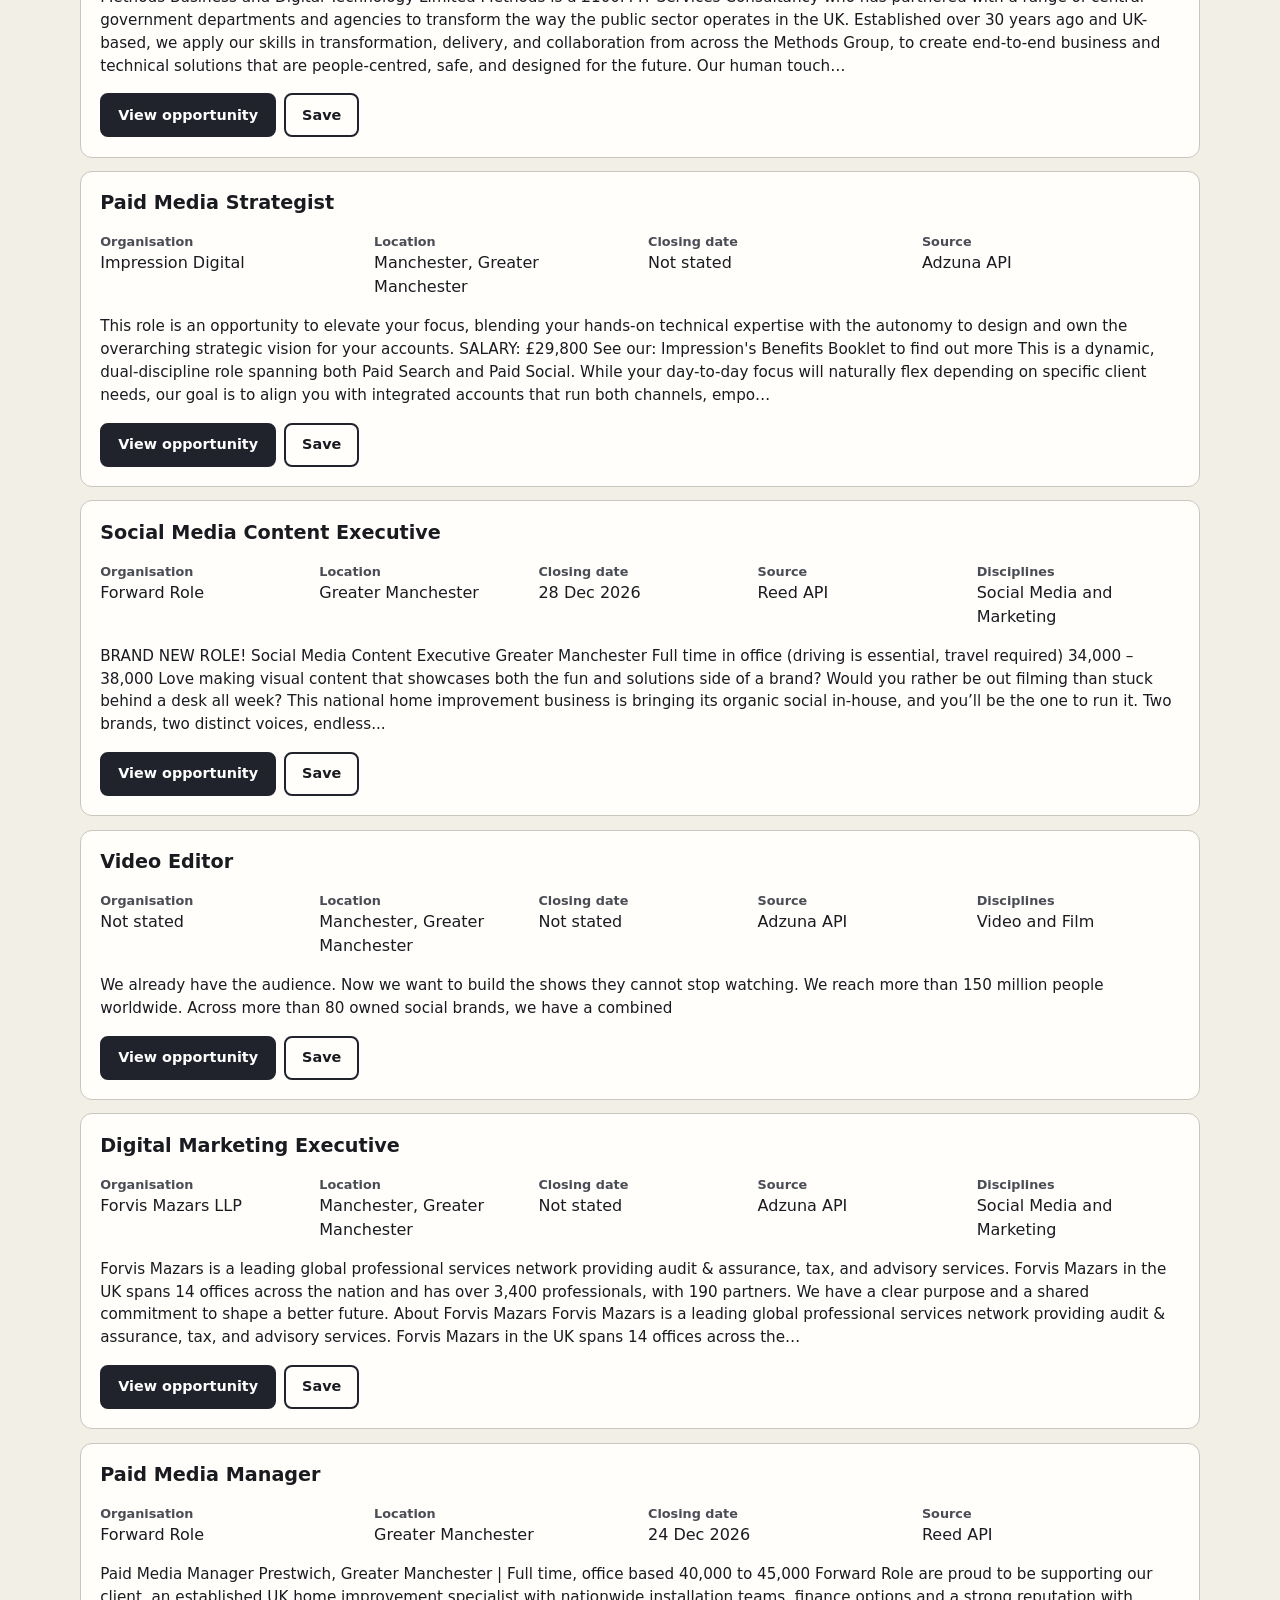
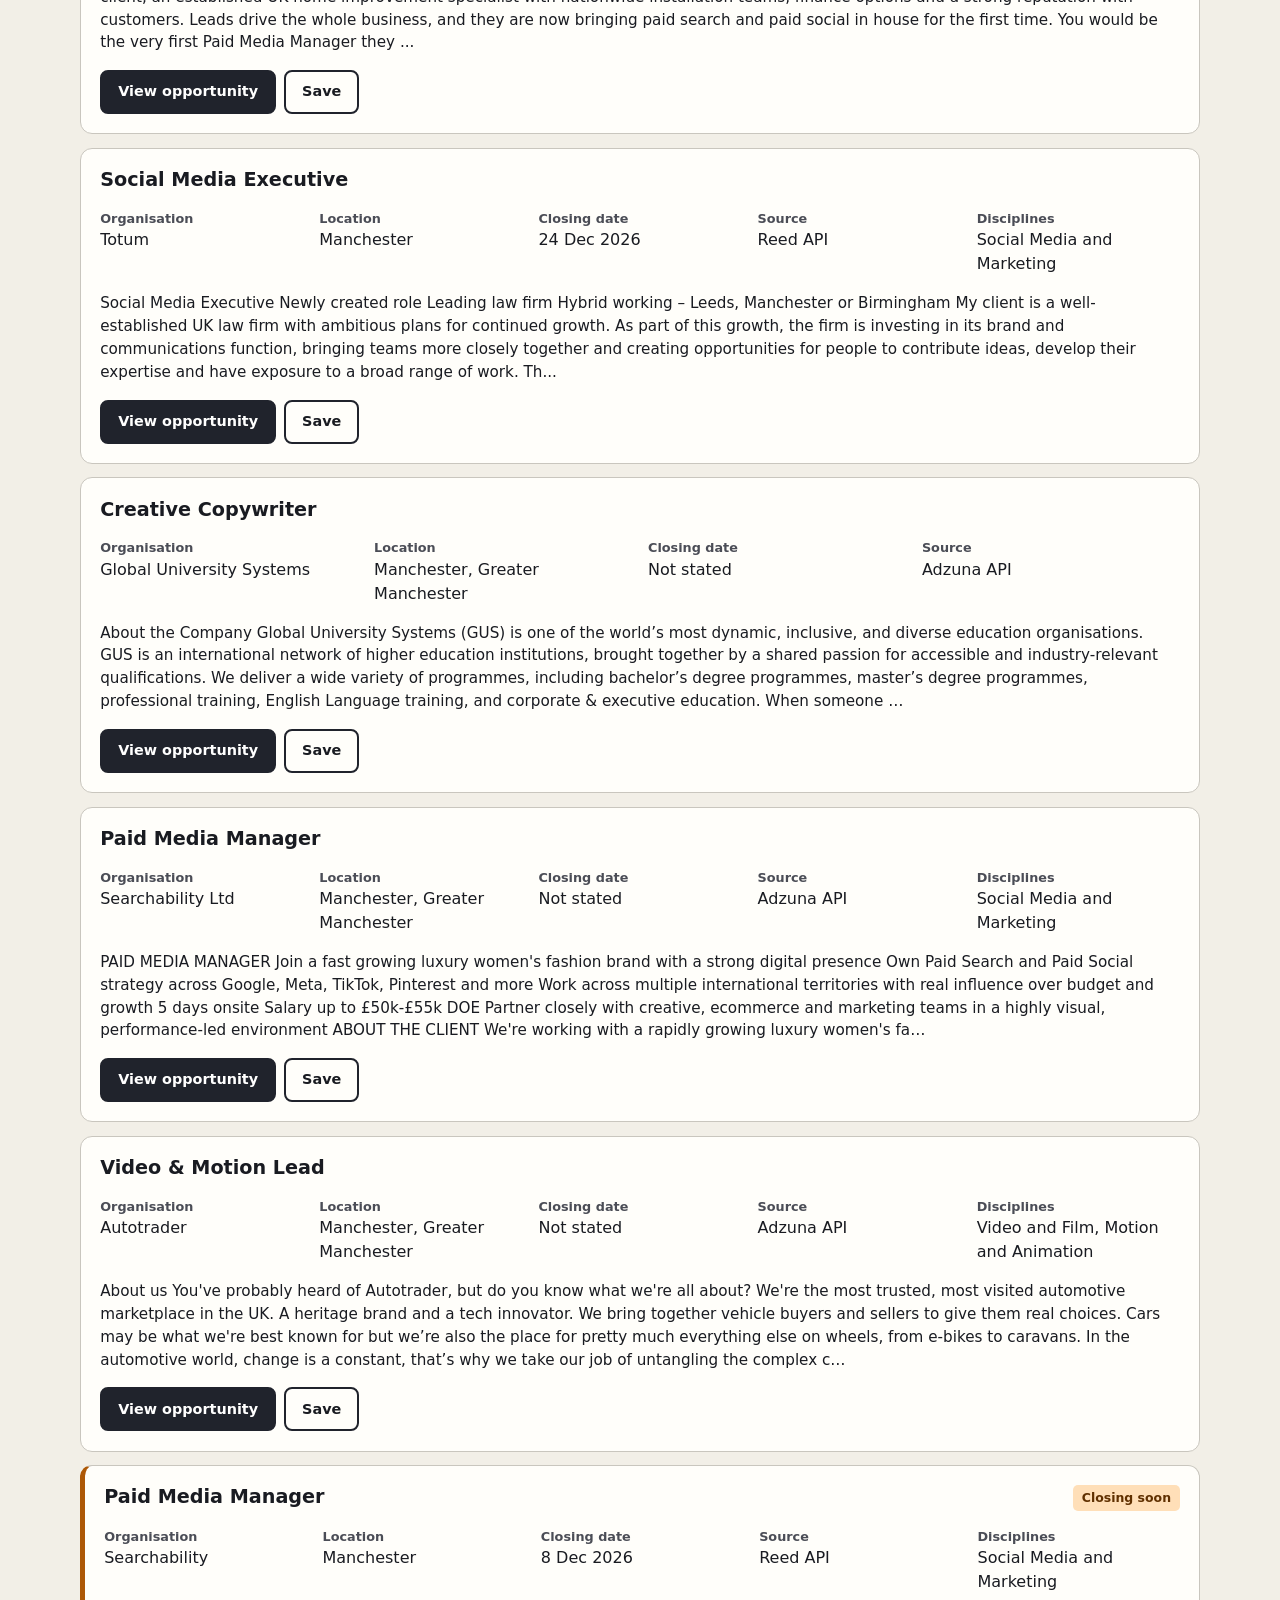
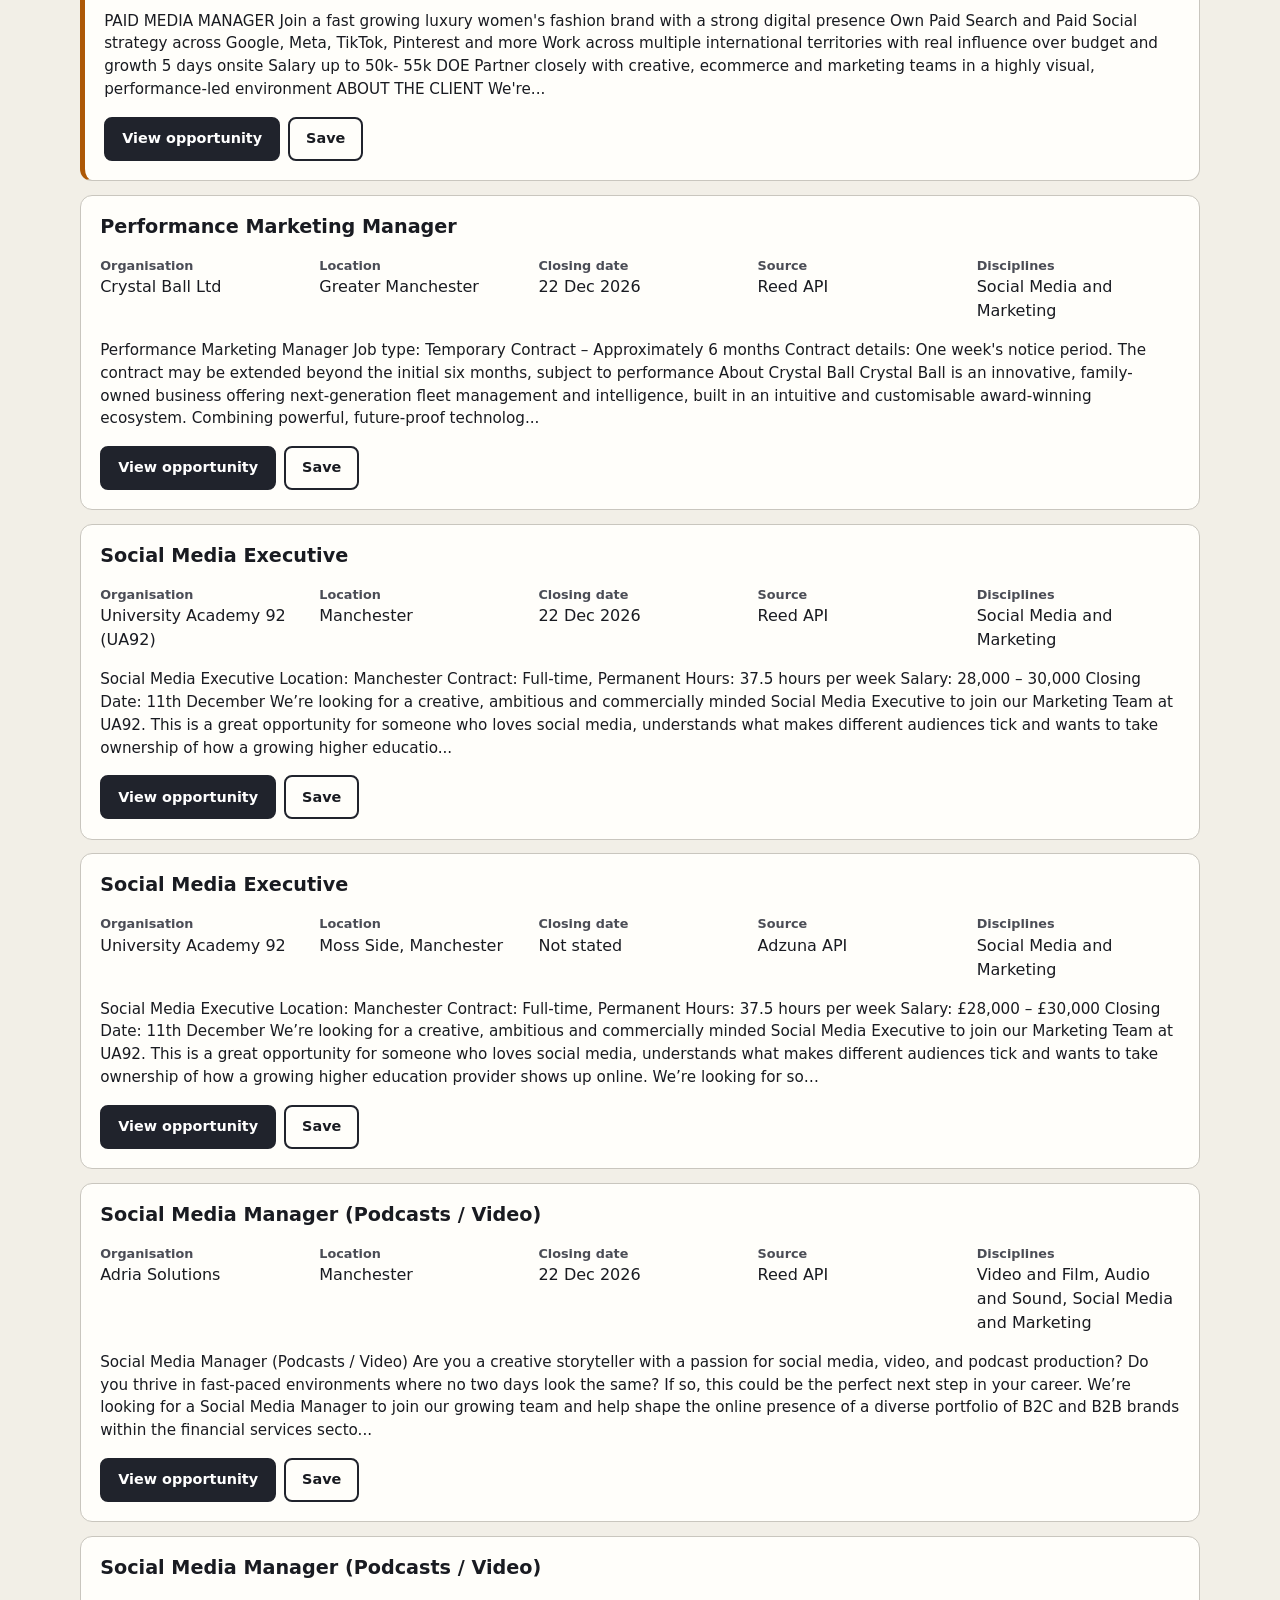
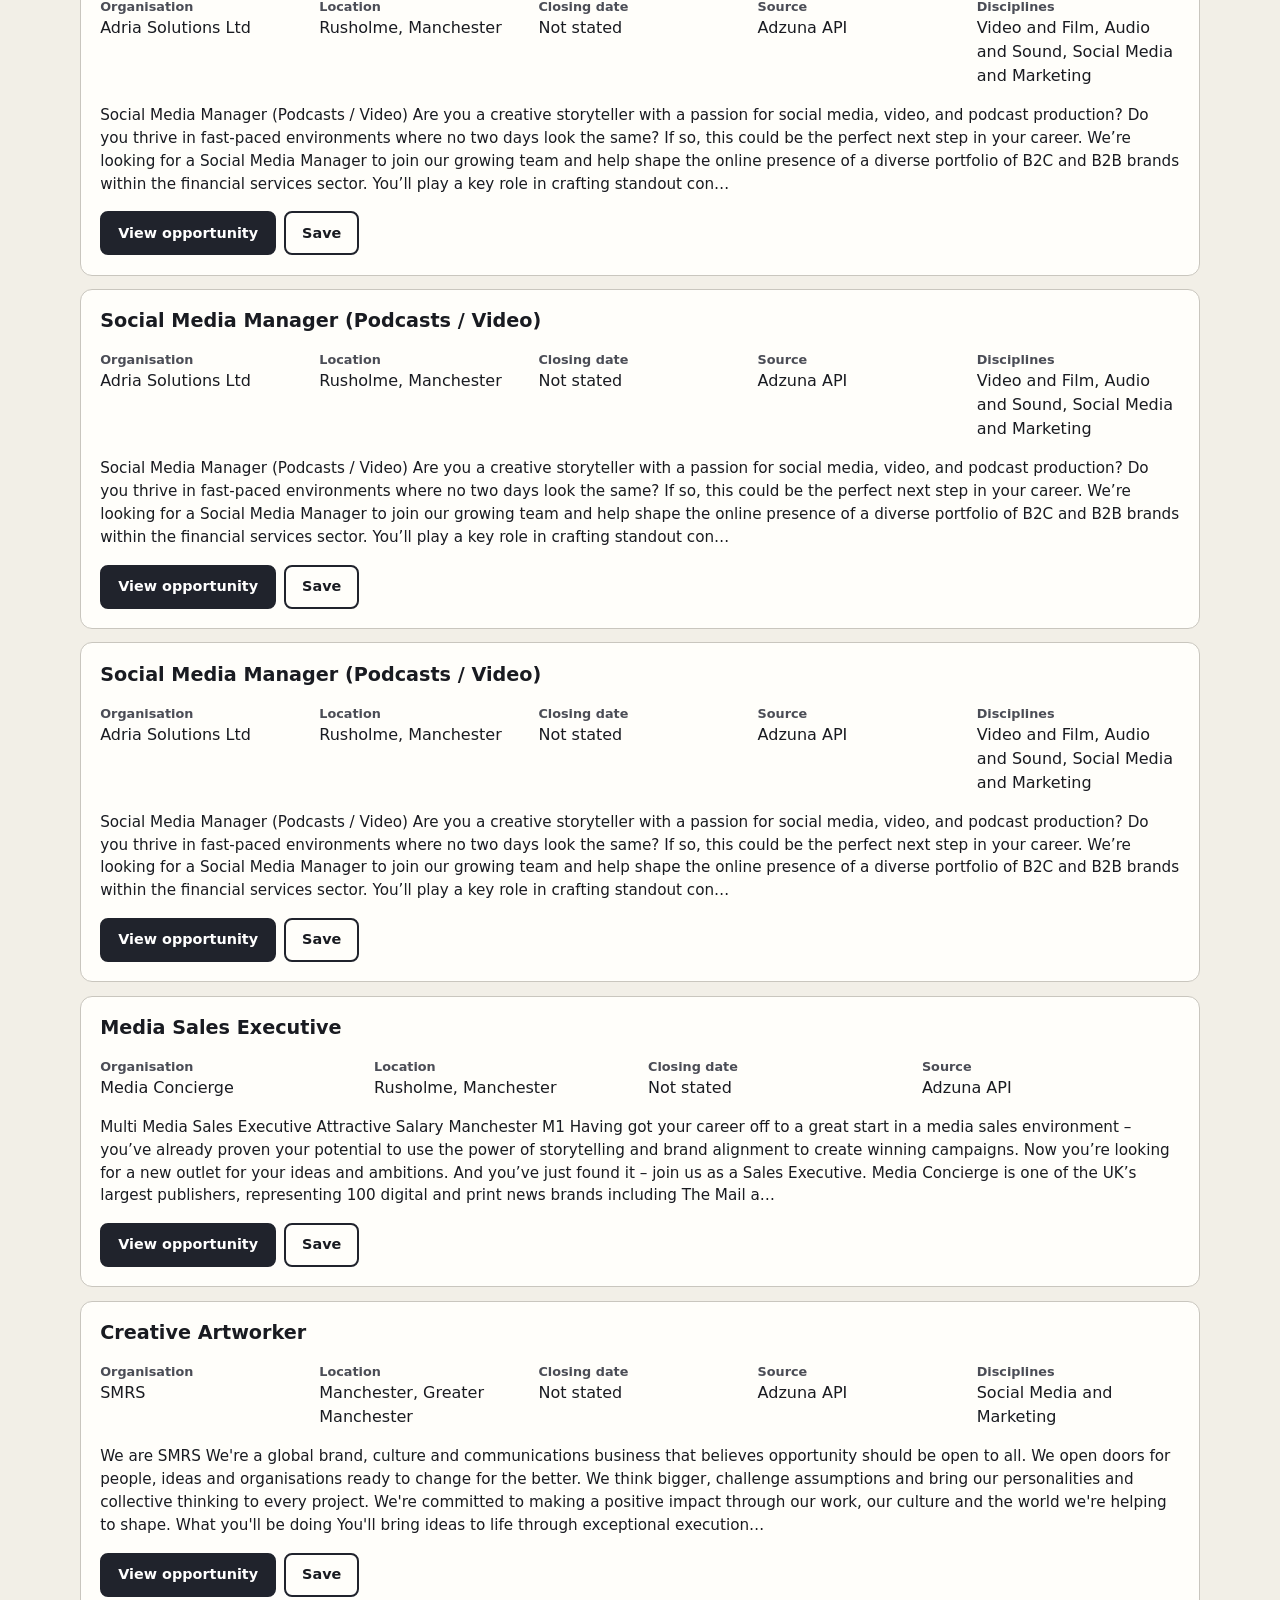
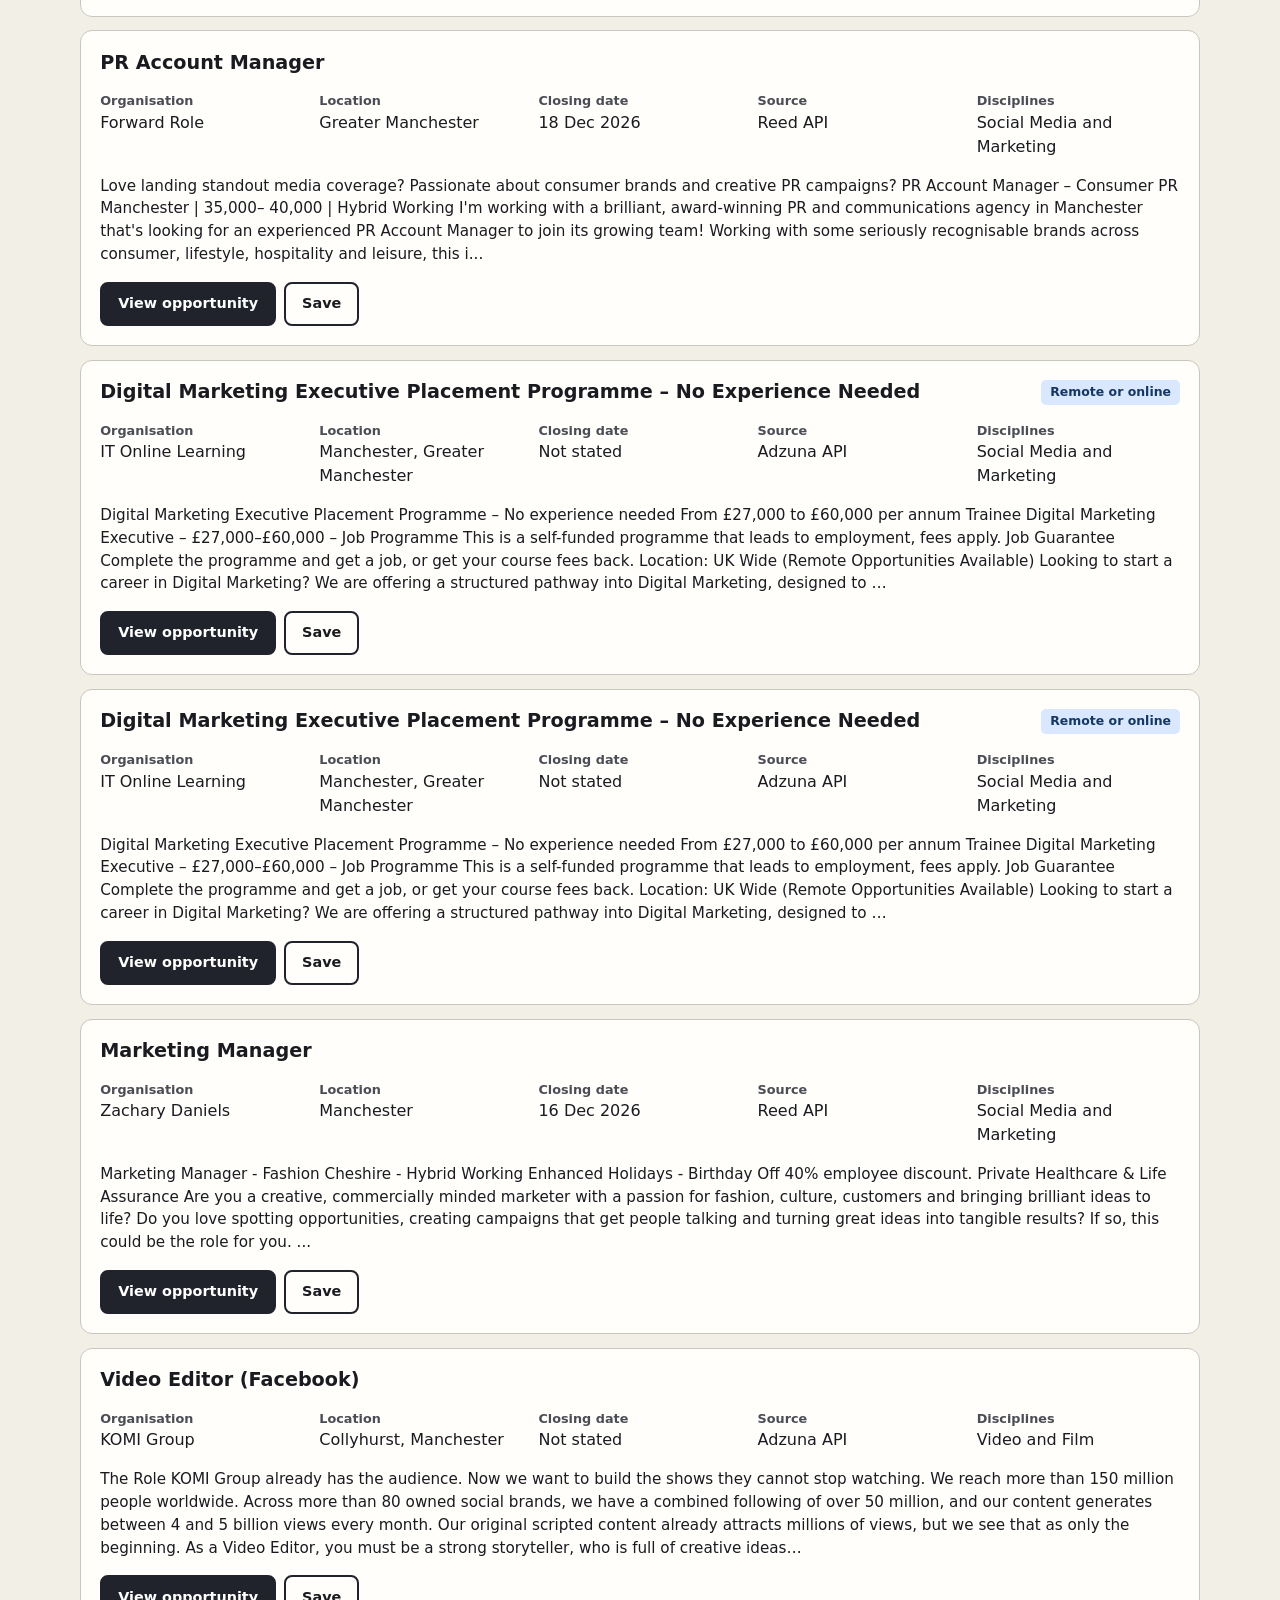
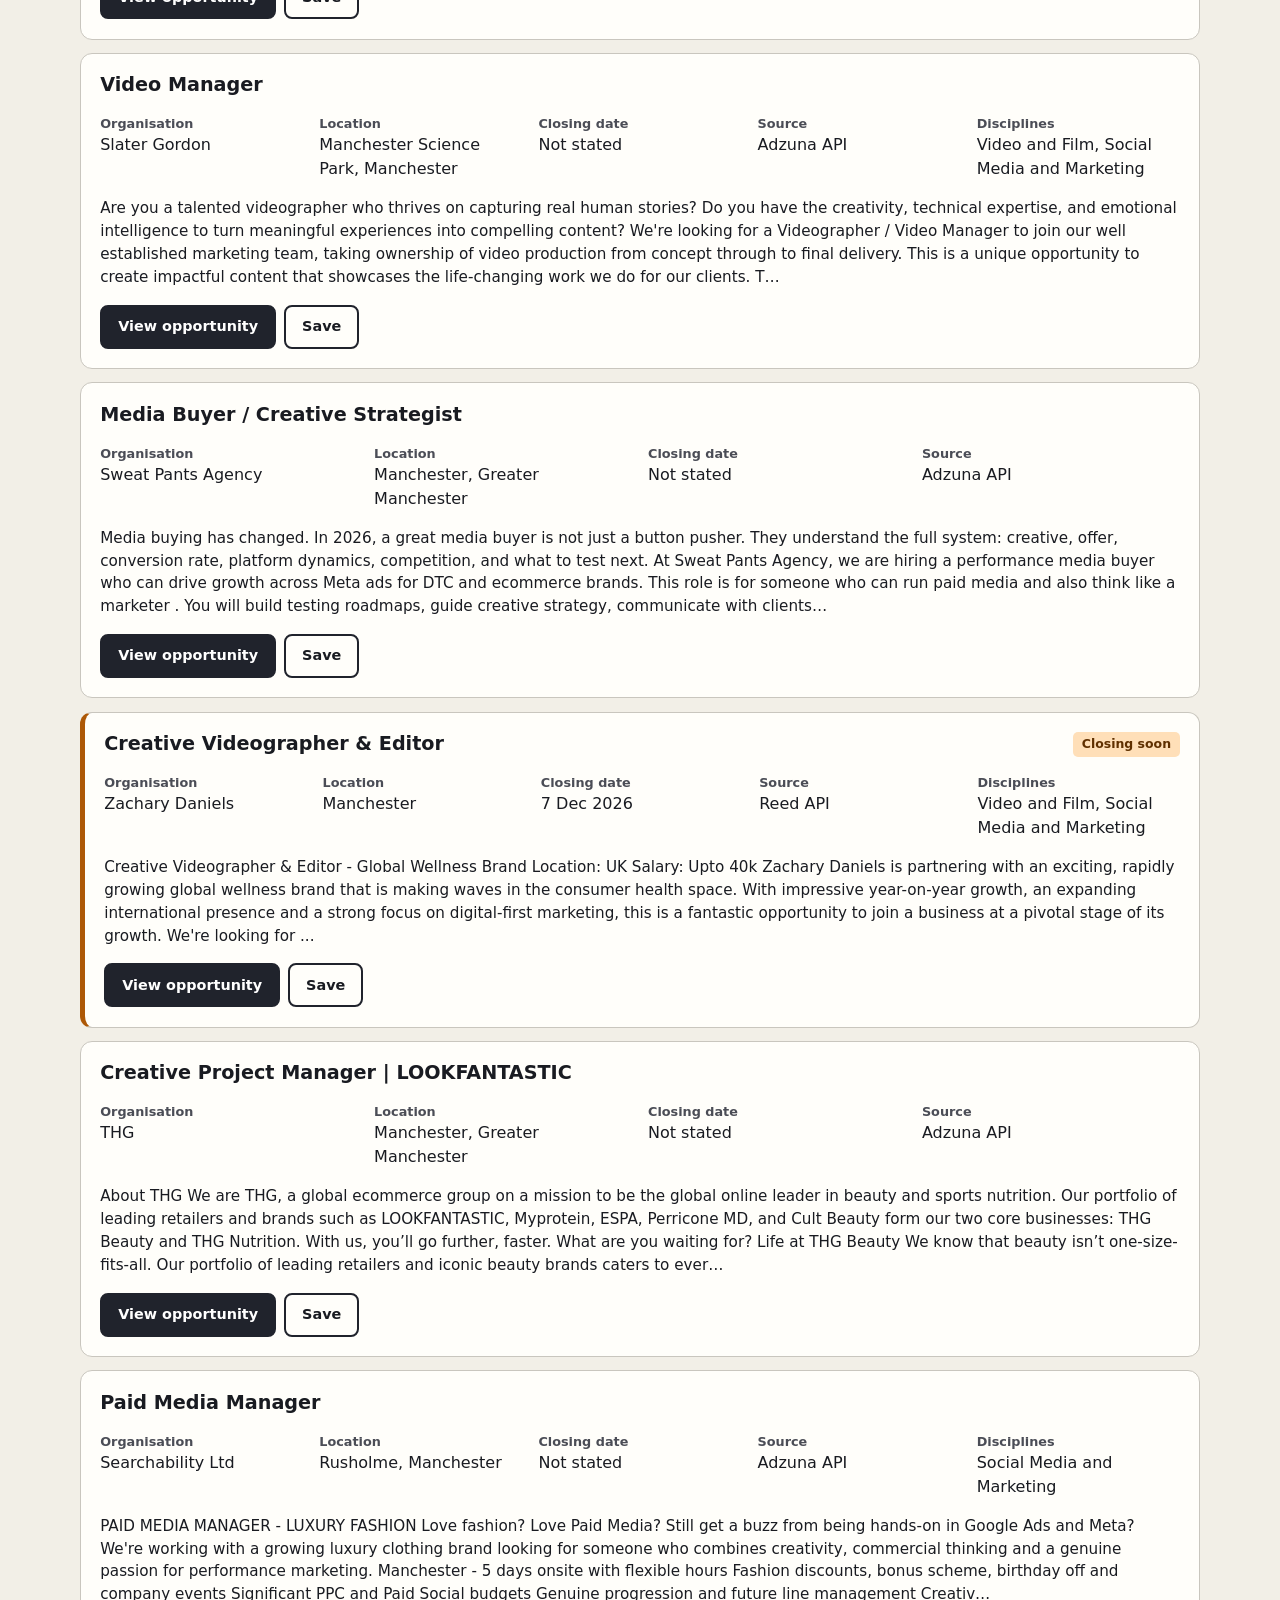
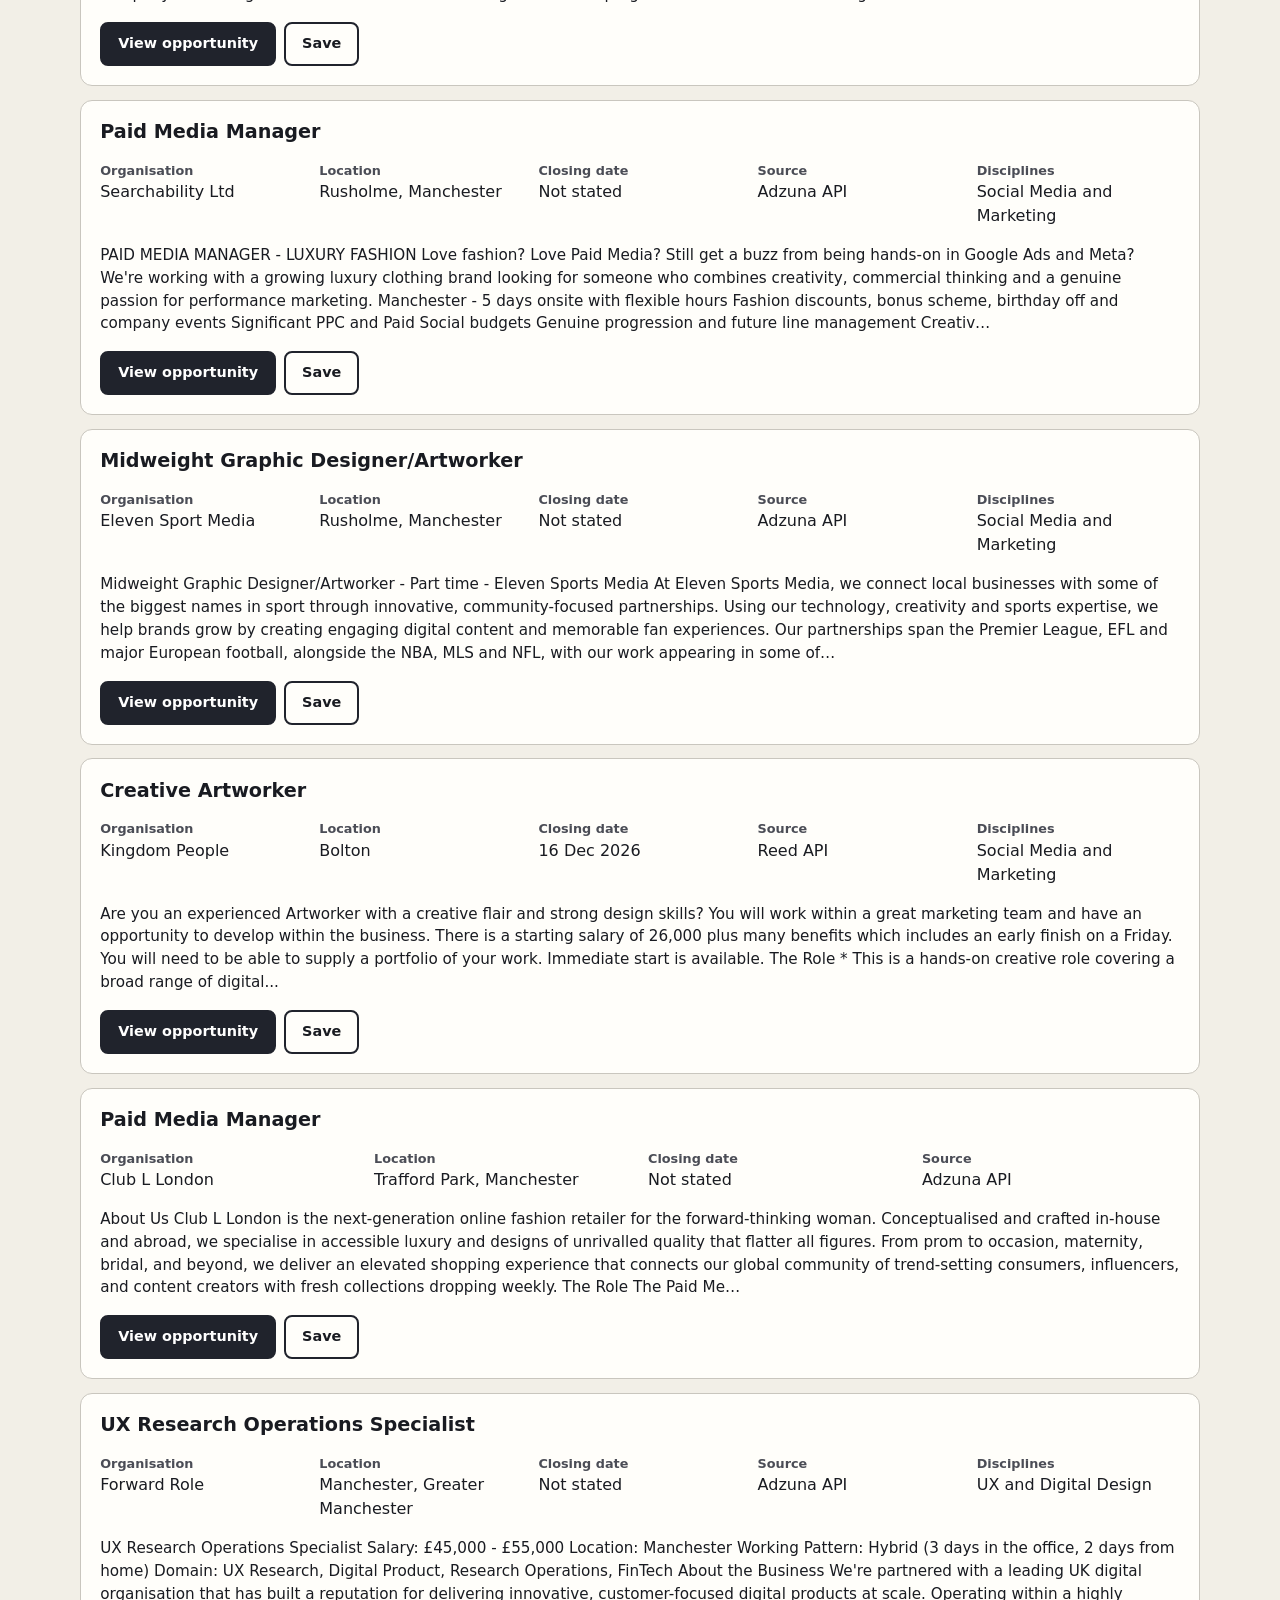
<file: docs/jobs.html>
<!DOCTYPE html>
<html lang="en-GB">
<head>
  <meta charset="utf-8">
  <meta name="viewport" content="width=device-width, initial-scale=1">
  <title>FMP Graduate and Entry Level Jobs</title>
  <link rel="stylesheet" href="styles.css">
</head>
<body>
  <a class="skip-link" href="#main-content">Skip to content</a>
  <div class="container" data-tool="jobs" data-json="jobs.json">
    <header class="page-header">
      <p class="page-kicker"><a href="index.html">FMP / Opportunities</a> <span aria-hidden="true">✳</span> Get hired</p>
      <h1>Graduate and Entry Level Jobs</h1>
      <p>Find your next step in creative media, digital arts and technology.</p>
      <div class="meta-row">
        <span id="last-updated">Last updated: loading</span>
        <a href="jobs.xml">RSS Feed (jobs.xml)</a>
      </div>
      <nav class="nav-links" aria-label="Opportunity feeds">
        <a href="index.html">Overview</a>
        <a href="jobs.html" aria-current="page">Jobs</a>
        <a href="placements.html">Placements</a>
        <a href="apprenticeships.html">Apprenticeships</a>
        <a href="events.html">Events</a>
      </nav>
    </header>

    <main id="main-content">
      <section class="controls" aria-label="Filter jobs">
        <div class="control-group">
          <label for="filter-search">Search keywords</label>
          <input id="filter-search" type="search" placeholder="Title, employer, skills">
        </div>
        <details id="more-filters" class="more-filters">
          <summary>Filters and sorting</summary>
          <div class="filter-grid">
        <div class="control-group">
          <label for="filter-discipline">Discipline</label>
          <select id="filter-discipline">
            <option value="">All disciplines</option>
          </select>
        </div>
        <div class="control-group">
          <label for="filter-location">Location</label>
          <select id="filter-location">
            <option value="">All locations</option>
          </select>
        </div>
        <div class="checkbox-group">
          <input id="filter-remote" type="checkbox">
          <label for="filter-remote">Remote roles only</label>
        </div>
        <div class="checkbox-group">
          <input id="filter-northwest" type="checkbox">
          <label for="filter-northwest">Manchester and North West</label>
        </div>
        <div class="checkbox-group">
          <input id="filter-new" type="checkbox">
          <label for="filter-new">New this week</label>
        </div>
        <div class="checkbox-group">
          <input id="filter-closing" type="checkbox">
          <label for="filter-closing">Closing soon</label>
        </div>
        <div class="checkbox-group">
          <input id="filter-saved" type="checkbox">
          <label for="filter-saved">Saved only</label>
        </div>
        <div class="control-group">
          <label for="sort-order">Sort by</label>
          <select id="sort-order">
            <option value="recommended">Recommended</option>
            <option value="newest">Newest</option>
            <option value="closing">Closing date</option>
          </select>
        </div>
        <button id="reset-filters" type="button" class="button button-secondary">Clear filters</button>
          </div>
        </details>
      </section>

      <p class="notice">Check the original listing before applying. Saved opportunities stay on this device and may disappear when browser data is cleared. <a href="jobs.html?view=saved">View saved jobs</a>.</p>
      <p id="save-status" role="status" class="status-bar"></p>
      <details id="map-details" class="map-section">
        <summary>Show approximate locations on a map</summary>
        <p>Markers show approximate town, city or neighbourhood centres, not exact addresses. Use the mouse wheel or pinch to zoom. Opening the map loads services from Leaflet and OpenStreetMap.</p>
        <p id="map-status" role="status">Open the map to load it.</p>
        <div id="map" class="map" aria-label="Approximate locations of jobs"></div>
      </details>
      <p id="status-bar" class="status-bar" aria-live="polite">Loading jobs...</p>
      <ul id="listings" class="listings"></ul>
    </main>
  </div>
  <script src="map.js"></script>
  <script src="listing-utils.js"></script>
  <script src="app.js"></script>
</body>
</html>
</file>
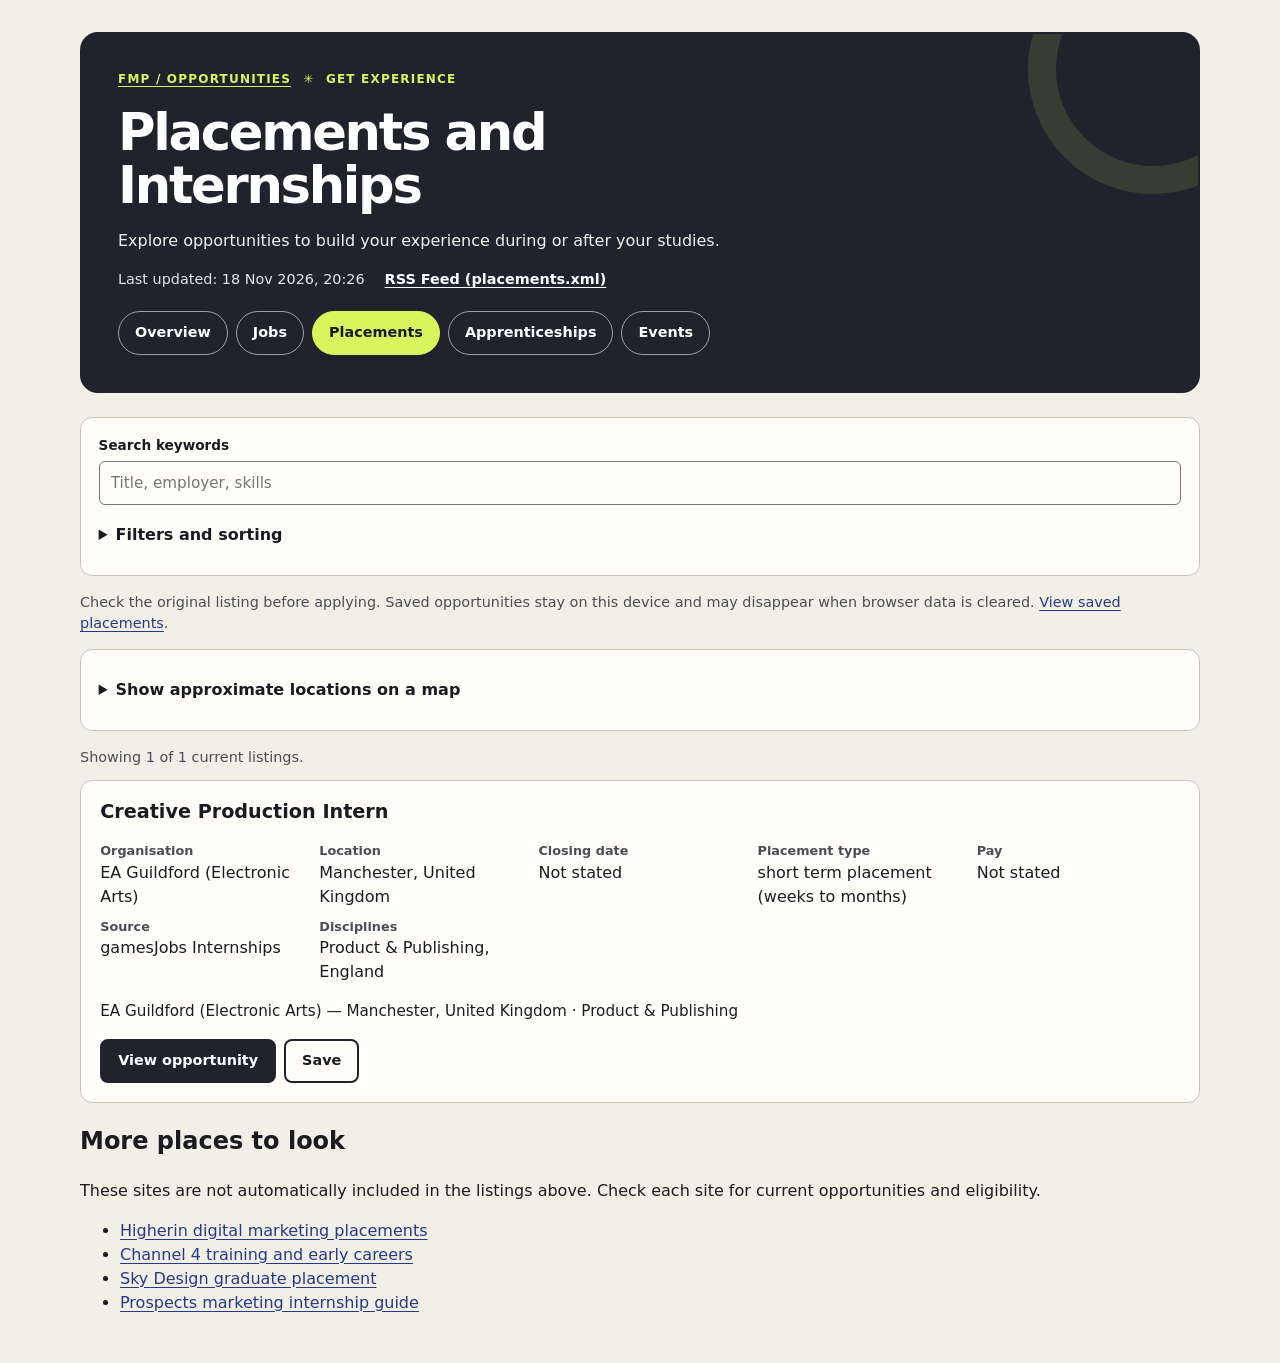
<file: docs/placements.html>
<!DOCTYPE html>
<html lang="en-GB">
<head>
  <meta charset="utf-8">
  <meta name="viewport" content="width=device-width, initial-scale=1">
  <title>FMP Placements and Internships</title>
  <link rel="stylesheet" href="styles.css">
</head>
<body>
  <a class="skip-link" href="#main-content">Skip to content</a>
  <div class="container" data-tool="placements" data-json="placements.json">
    <header class="page-header">
      <p class="page-kicker"><a href="index.html">FMP / Opportunities</a> <span aria-hidden="true">✳</span> Get experience</p>
      <h1>Placements and Internships</h1>
      <p>Explore opportunities to build your experience during or after your studies.</p>
      <div class="meta-row">
        <span id="last-updated">Last updated: loading</span>
        <a href="placements.xml">RSS Feed (placements.xml)</a>
      </div>
      <nav class="nav-links" aria-label="Opportunity feeds">
        <a href="index.html">Overview</a>
        <a href="jobs.html">Jobs</a>
        <a href="placements.html" aria-current="page">Placements</a>
        <a href="apprenticeships.html">Apprenticeships</a>
        <a href="events.html">Events</a>
      </nav>
    </header>

    <main id="main-content">
      <section class="controls" aria-label="Filter placements">
        <div class="control-group">
          <label for="filter-search">Search keywords</label>
          <input id="filter-search" type="search" placeholder="Title, employer, skills">
        </div>
        <details id="more-filters" class="more-filters">
          <summary>Filters and sorting</summary>
          <div class="filter-grid">
        <div class="control-group">
          <label for="filter-discipline">Discipline</label>
          <select id="filter-discipline">
            <option value="">All disciplines</option>
          </select>
        </div>
        <div class="control-group">
          <label for="filter-type">Placement type</label>
          <select id="filter-type">
            <option value="">All types</option>
            <option value="sandwich year">Sandwich year</option>
            <option value="graduate scheme or internship (after study)">Graduate scheme or internship (after study)</option>
            <option value="short term placement (weeks to months)">Short term placement (weeks to months)</option>
          </select>
        </div>
        <div class="control-group">
          <label for="filter-location">Location</label>
          <select id="filter-location">
            <option value="">All locations</option>
          </select>
        </div>
        <div class="control-group">
          <label for="filter-paid">Pay status</label>
          <select id="filter-paid">
            <option value="">All</option>
            <option value="paid">Paid</option>
            <option value="unpaid">Unpaid</option>
            <option value="not stated">Not stated</option>
          </select>
        </div>
        <div class="checkbox-group">
          <input id="filter-northwest" type="checkbox">
          <label for="filter-northwest">Manchester and North West</label>
        </div>
        <div class="checkbox-group">
          <input id="filter-remote" type="checkbox">
          <label for="filter-remote">Remote only</label>
        </div>
        <div class="checkbox-group">
          <input id="filter-new" type="checkbox">
          <label for="filter-new">New this week</label>
        </div>
        <div class="checkbox-group">
          <input id="filter-closing" type="checkbox">
          <label for="filter-closing">Closing soon</label>
        </div>
        <div class="checkbox-group">
          <input id="filter-saved" type="checkbox">
          <label for="filter-saved">Saved only</label>
        </div>
        <div class="control-group">
          <label for="sort-order">Sort by</label>
          <select id="sort-order">
            <option value="recommended">Recommended</option>
            <option value="newest">Newest</option>
            <option value="closing">Closing date</option>
          </select>
        </div>
        <button id="reset-filters" type="button" class="button button-secondary">Clear filters</button>
          </div>
        </details>
      </section>

      <p class="notice">Check the original listing before applying. Saved opportunities stay on this device and may disappear when browser data is cleared. <a href="placements.html?view=saved">View saved placements</a>.</p>
      <p id="save-status" role="status" class="status-bar"></p>
      <details id="map-details" class="map-section">
        <summary>Show approximate locations on a map</summary>
        <p>Markers show approximate town, city or neighbourhood centres, not exact addresses. Use the mouse wheel or pinch to zoom. Opening the map loads services from Leaflet and OpenStreetMap.</p>
        <p id="map-status" role="status">Open the map to load it.</p>
        <div id="map" class="map" aria-label="Approximate locations of placements"></div>
      </details>
      <p id="status-bar" class="status-bar" aria-live="polite">Loading placements...</p>
      <ul id="listings" class="listings"></ul>
      <section aria-labelledby="more-sources">
        <h2 id="more-sources">More places to look</h2>
        <p>These sites are not automatically included in the listings above. Check each site for current opportunities and eligibility.</p>
        <ul>
          <li><a href="https://higherin.com/search-jobs/digital-marketing">Higherin digital marketing placements</a></li>
          <li><a href="https://www.channel4.com/corporate/about-4/what-we-do/supporting-new-talent">Channel 4 training and early careers</a></li>
          <li><a href="https://careers.sky.com/earlycareers/graduates/creative/design">Sky Design graduate placement</a></li>
          <li><a href="https://www.prospects.ac.uk/jobs-and-work-experience/job-sectors/marketing-advertising-and-pr/marketing-internships/">Prospects marketing internship guide</a></li>
        </ul>
      </section>
    </main>
  </div>
  <script src="map.js"></script>
  <script src="listing-utils.js"></script>
  <script src="app.js"></script>
</body>
</html>
</file>
<file: docs/styles.css>
:root {
  --bg: #f2efe7;
  --surface: #fffefa;
  --text: #191b21;
  --muted: #4b4d56;
  --border: #c9c6be;
  --accent: #20232c;
  --accent-contrast: #ffffff;
  --focus-ring: #7440d5;
  --lime: #d7f65d;
  --lilac: #e0d9ff;
  --coral: #ffcabd;
  --badge-new-bg: #ddf5bc;
  --badge-new-text: #173d22;
  --badge-soon-bg: #ffdfb8;
  --badge-soon-text: #603000;
  --badge-remote-bg: #d9e8ff;
  --badge-remote-text: #153763;
  --radius: 12px;
  --max-width: 1120px;
}

*,
*::before,
*::after {
  box-sizing: border-box;
}

body {
  margin: 0;
  padding: clamp(0.75rem, 3vw, 2rem);
  font-family: system-ui, -apple-system, "Segoe UI", Roboto, sans-serif;
  font-size: 1rem;
  line-height: 1.5;
  color: var(--text);
  background-color: var(--bg);
  background-image: radial-gradient(#d5d0c4 0.7px, transparent 0.7px);
  background-size: 18px 18px;
}

a {
  color: #233a89;
  text-underline-offset: 3px;
}

a:hover {
  text-decoration-thickness: 2px;
}

.skip-link {
  position: absolute;
  z-index: 1000;
  top: 0.5rem;
  left: 0.5rem;
  padding: 0.75rem 1rem;
  color: var(--text);
  background: var(--lime);
  border: 2px solid var(--text);
  transform: translateY(-200%);
}

.skip-link:focus {
  transform: translateY(0);
}

.container {
  max-width: var(--max-width);
  margin: 0 auto;
}

.page-header {
  position: relative;
  overflow: hidden;
  margin-bottom: 1.5rem;
  padding: clamp(1.25rem, 3vw, 2.25rem);
  border: 2px solid var(--accent);
  border-radius: 18px;
  color: #ffffff;
  background: #20232c;
}

.page-header::after {
  position: absolute;
  top: -90px;
  right: -80px;
  width: 250px;
  height: 250px;
  border: 28px solid rgba(215, 246, 93, 0.12);
  border-radius: 50%;
  content: "";
  pointer-events: none;
}

.page-header > * {
  position: relative;
  z-index: 1;
}

.page-header h1 {
  max-width: 20ch;
  margin: 0 0 0.5rem;
  font-size: clamp(2rem, 4vw, 3.2rem);
  line-height: 1.05;
  letter-spacing: -0.045em;
}

.page-header > p:not(.eyebrow):not(.hero-label):not(.page-kicker) {
  max-width: 62ch;
  color: #f2f1ed;
}

.eyebrow,
.page-kicker,
.section-kicker,
.card-label {
  margin: 0;
  font-size: 0.75rem;
  font-weight: 800;
  letter-spacing: 0.1em;
  text-transform: uppercase;
}

.eyebrow,
.page-kicker {
  color: var(--lime);
}

.page-kicker {
  margin-bottom: 1.1rem;
}

.page-kicker a {
  color: inherit;
}

.page-kicker span {
  margin: 0 0.4rem;
}

.hero {
  padding: clamp(1.5rem, 5vw, 3.5rem);
}

.hero::before {
  position: absolute;
  top: 32%;
  right: 7%;
  width: 120px;
  height: 12px;
  border-radius: 999px;
  background: var(--lime);
  box-shadow: 0 18px 0 var(--lilac), 0 36px 0 var(--coral);
  content: "";
  opacity: 0.8;
  transform: rotate(-17deg);
  pointer-events: none;
}

.hero-label {
  display: inline-block;
  margin: 2rem 0 0.9rem;
  padding: 0.35rem 0.7rem;
  border: 1px solid #9fa0a4;
  border-radius: 999px;
  color: #ffffff;
  font-size: 0.74rem;
  font-weight: 700;
  letter-spacing: 0.08em;
  text-transform: uppercase;
}

.hero-label span {
  color: var(--lime);
  margin: 0 0.25rem;
}

.hero h1 {
  max-width: 16ch;
  font-size: clamp(2.6rem, 6vw, 4.75rem);
  line-height: 0.98;
}

.hero-highlight {
  color: var(--lime);
}

.hero-intro {
  max-width: 55ch;
  margin: 1.3rem 0;
  font-size: clamp(1rem, 1.7vw, 1.15rem);
}

.meta-row {
  display: flex;
  flex-wrap: wrap;
  gap: 0.6rem 1.25rem;
  align-items: center;
  color: #e4e5e9;
  font-size: 0.9rem;
}

.meta-row a {
  color: #ffffff;
  font-weight: 600;
}

.nav-links {
  display: flex;
  flex-wrap: wrap;
  gap: 0.5rem;
  margin-top: 1.25rem;
}

.nav-links a {
  display: inline-flex;
  min-height: 44px;
  align-items: center;
  padding: 0.5rem 1rem;
  border: 1px solid #9fa0a4;
  border-radius: 999px;
  color: #ffffff;
  background: #20232c;
  font-size: 0.9rem;
  font-weight: 700;
  text-decoration: none;
}

.nav-links a:hover {
  border-color: #ffffff;
  background: #393d49;
}

.nav-links a[aria-current="page"] {
  border-color: var(--lime);
  color: var(--text);
  background: var(--lime);
}

.section-heading {
  display: flex;
  flex-wrap: wrap;
  justify-content: space-between;
  align-items: end;
  gap: 0.25rem 1rem;
  margin: 2.5rem 0 1rem;
}

.section-heading h2 {
  margin: 0.35rem 0 0;
  font-size: clamp(1.8rem, 4vw, 2.75rem);
  letter-spacing: -0.04em;
  line-height: 1.1;
}

.section-heading > p {
  margin: 0;
  color: var(--muted);
}

.home-grid {
  display: grid;
  grid-template-columns: repeat(auto-fit, minmax(min(100%, 280px), 1fr));
  gap: 1rem;
  list-style: none;
  margin: 0 0 2rem;
  padding: 0;
}

.card {
  padding: 1.2rem;
  border: 1px solid var(--border);
  border-radius: var(--radius);
  color: var(--text);
  background: var(--surface);
}

.home-card {
  display: flex;
  min-height: 330px;
  flex-direction: column;
  align-items: flex-start;
  padding: 1.5rem;
  border: 2px solid var(--accent);
  box-shadow: 4px 4px 0 var(--accent);
}

.home-card:nth-child(1) { background: var(--lime); }
.home-card:nth-child(2) { background: var(--lilac); }
.home-card:nth-child(3) { background: var(--coral); }
.home-card:nth-child(4) { background: #d9e8ff; }
.home-card:nth-child(5) { background: #f9e7b5; }
.home-card:nth-child(6) { background: #cceee6; }

.card-label {
  margin-bottom: 1.5rem;
  padding: 0.3rem 0.55rem;
  border: 1px solid var(--accent);
  border-radius: 3px;
  transform: rotate(-1deg);
}

.home-card .card-title {
  max-width: 16ch;
  font-size: 1.65rem;
  letter-spacing: -0.035em;
  line-height: 1.1;
}

.home-card > p:not(.card-label):not(.home-count) {
  margin: 0.8rem 0;
}

.home-count {
  margin: auto 0 1rem;
  font-size: 0.88rem;
  font-weight: 700;
}

.quick-links {
  display: flex;
  flex-wrap: wrap;
  gap: 0.4rem 1rem;
  margin-top: 1rem;
}

.quick-links a {
  display: inline-flex;
  min-height: 44px;
  align-items: center;
  color: var(--text);
  font-size: 0.85rem;
  font-weight: 700;
}

.notice {
  color: var(--muted);
  font-size: 0.9rem;
}

.button {
  display: inline-flex;
  min-height: 44px;
  align-items: center;
  justify-content: center;
  padding: 0.55rem 1rem;
  border: 2px solid var(--accent);
  border-radius: 8px;
  font: inherit;
  font-size: 0.9rem;
  font-weight: 750;
  cursor: pointer;
  text-decoration: none;
}

.button-primary {
  color: var(--accent-contrast);
  background: var(--accent);
}

.button-primary:hover {
  color: var(--accent-contrast);
  background: #414654;
}

.button-secondary {
  color: var(--text);
  background: var(--surface);
}

.button-secondary:hover {
  background: #ece9e1;
}

.save-button[aria-pressed="true"] {
  color: var(--badge-new-text);
  border-color: var(--badge-new-text);
  background: var(--badge-new-bg);
}

.controls,
.map-section,
.calendar-section {
  margin-bottom: 1rem;
  padding: 1.1rem;
  border: 1px solid var(--border);
  border-radius: var(--radius);
  background: var(--surface);
}

.calendar-section h2 {
  margin: 0;
  font-size: 1.35rem;
}

.calendar-section > p {
  color: var(--muted);
  font-size: 0.9rem;
}

.calendar-navigation {
  display: flex;
  justify-content: space-between;
  align-items: center;
  gap: 0.5rem;
}

.calendar-navigation h3 {
  margin: 0;
  text-align: center;
  font-size: 1.05rem;
}

.calendar-table {
  width: 100%;
  margin: 0.75rem 0;
  table-layout: fixed;
  border-collapse: collapse;
  text-align: center;
}

.calendar-table th {
  padding: 0.4rem 0;
  color: var(--muted);
  font-size: 0.8rem;
}

.calendar-table td {
  height: 54px;
  padding: 2px;
  border: 1px solid var(--border);
}

.calendar-day {
  width: 100%;
  min-height: 48px;
  padding: 2px;
  border: 1px solid transparent;
  border-radius: 6px;
  color: var(--text);
  background: transparent;
  font: inherit;
}

.calendar-day.has-events {
  border-color: var(--accent);
  background: var(--lime);
  font-weight: 700;
  cursor: pointer;
}

.calendar-day[aria-pressed="true"] {
  color: var(--accent-contrast);
  background: var(--accent);
}

.calendar-count {
  display: block;
  font-size: 0.7rem;
  line-height: 1;
}

#calendar-selection ul {
  margin: 0.5rem 0 0;
  padding-left: 1.4rem;
}

#calendar-selection li {
  margin: 0.4rem 0;
}

.more-filters {
  margin-top: 0.5rem;
}

.more-filters summary,
.map-section summary {
  min-height: 44px;
  padding: 0.6rem 0;
  color: var(--text);
  font-weight: 700;
  cursor: pointer;
}

.filter-grid {
  display: grid;
  grid-template-columns: repeat(auto-fit, minmax(min(100%, 180px), 1fr));
  gap: 0.75rem;
}

.control-group {
  display: flex;
  flex-direction: column;
  gap: 0.35rem;
}

.control-group label {
  font-size: 0.85rem;
  font-weight: 700;
}

.control-group input,
.control-group select {
  width: 100%;
  min-height: 44px;
  padding: 0.5rem 0.7rem;
  border: 1px solid #74757b;
  border-radius: 6px;
  color: var(--text);
  background: var(--surface);
  font: inherit;
  font-size: 0.95rem;
}

.checkbox-group {
  display: flex;
  min-height: 44px;
  align-items: center;
  gap: 0.5rem;
}

.checkbox-group input[type="checkbox"] {
  width: 1.1rem;
  height: 1.1rem;
  accent-color: #303039;
}

a:focus-visible,
button:focus-visible,
input:focus-visible,
select:focus-visible,
summary:focus-visible,
.card:focus-visible {
  outline: 3px solid var(--focus-ring);
  outline-offset: 3px;
}

.page-header a:focus-visible {
  outline-color: #ffffff;
}

.status-bar {
  margin: 0 0 0.75rem;
  color: var(--muted);
  font-size: 0.9rem;
}

.listings {
  display: grid;
  gap: 0.85rem;
  list-style: none;
  margin: 0;
  padding: 0;
}

.card.closing-soon {
  border-left: 5px solid #ad5806;
}

.card-header {
  display: flex;
  flex-wrap: wrap;
  justify-content: space-between;
  align-items: flex-start;
  gap: 0.5rem;
}

.card-title {
  margin: 0;
  font-size: 1.2rem;
  line-height: 1.3;
}

.card-details {
  display: grid;
  grid-template-columns: repeat(auto-fit, minmax(min(100%, 180px), 1fr));
  gap: 0.5rem 1rem;
  margin: 1rem 0;
}

.card-details dt {
  color: var(--muted);
  font-size: 0.8rem;
  font-weight: 700;
}

.card-details dd {
  margin: 0;
}

.card-summary {
  margin: 0;
  font-size: 0.95rem;
}

.card-actions {
  display: flex;
  flex-wrap: wrap;
  gap: 0.5rem;
  margin-top: 1rem;
}

.badges {
  display: flex;
  flex-wrap: wrap;
  gap: 0.35rem;
}

.badge {
  padding: 0.2rem 0.55rem;
  border-radius: 5px;
  font-size: 0.78rem;
  font-weight: 700;
}

.badge-new { color: var(--badge-new-text); background: var(--badge-new-bg); }
.badge-soon { color: var(--badge-soon-text); background: var(--badge-soon-bg); }
.badge-remote { color: var(--badge-remote-text); background: var(--badge-remote-bg); }

.empty-state {
  padding: 2rem;
  border: 1px solid var(--border);
  border-radius: var(--radius);
  color: var(--muted);
  background: var(--surface);
  text-align: center;
}

.map-section p {
  margin: 0.75rem 0;
}

.map {
  max-width: 100%;
  height: 360px;
}

.map-marker {
  display: grid;
  place-items: center;
  border: 2px solid #ffffff;
  border-radius: 50%;
  color: #ffffff;
  background: #20232c;
  font-weight: bold;
  box-shadow: 0 1px 4px #333;
}

.visually-hidden {
  position: absolute;
  width: 1px;
  height: 1px;
  overflow: hidden;
  clip: rect(0, 0, 0, 0);
  white-space: nowrap;
}

@media (max-width: 1000px) {
  .hero::before {
    display: none;
  }
}

@media (max-width: 600px) {
  .page-header {
    border-radius: 14px;
  }

  .hero-label {
    margin-top: 1.5rem;
  }

  .section-heading {
    margin-top: 2rem;
  }

  .home-card {
    min-height: 0;
  }

  .home-count {
    margin-top: 0.5rem;
  }
}
</file>
